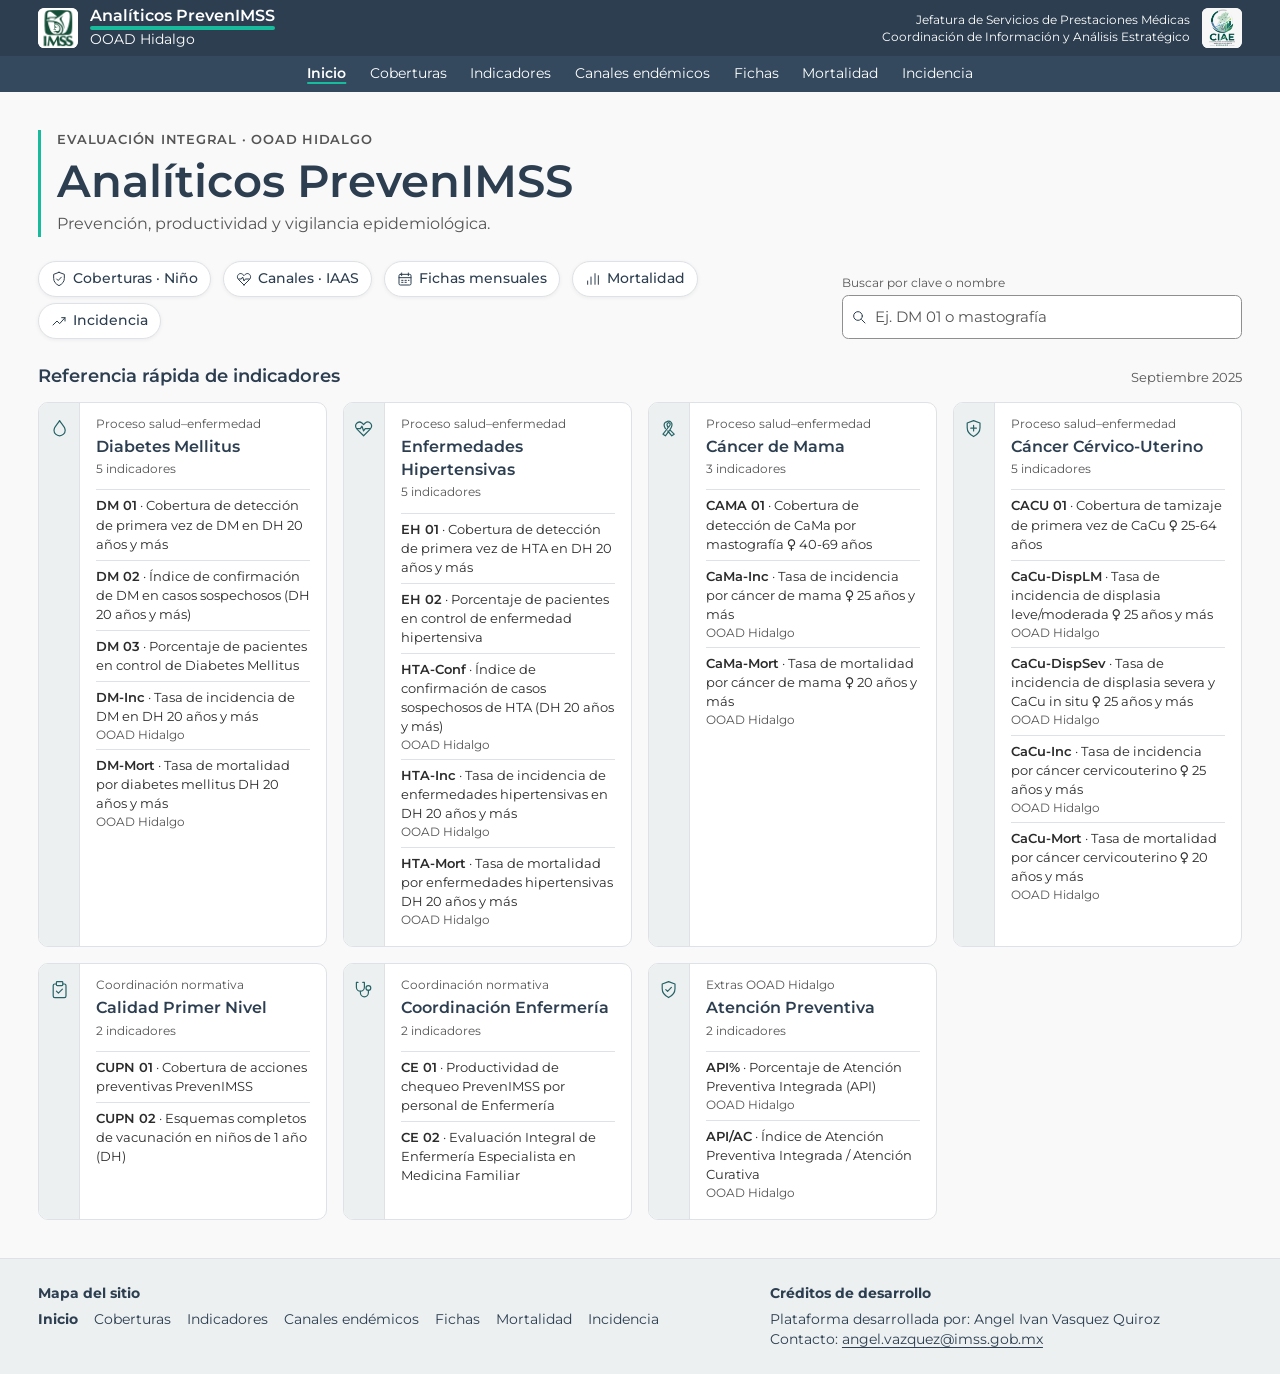
<file: index.html>
<!DOCTYPE html>
<html lang="es">

<head>
    <meta charset="UTF-8" />
    <meta name="viewport" content="width=device-width, initial-scale=1.0" />
    <title>Analíticos Hidalgo - Inicio</title>
    <link rel="icon" href="./assets/imss-icon.svg" />
    <link rel="stylesheet" href="./css/mystyle.css" />

</head>

<body>
    <a class="skip-link" href="#contenido">Ir al contenido</a>
    <header class="site-header">
        <div class="site-shell site-header-inner">
            <a class="site-brand" href="./index.html">
                <span class="brand-mark"><img src="./assets/descarga.png" alt="IMSS" width="300" height="168" /></span>
                <span><strong>Analíticos PrevenIMSS</strong><small>OOAD Hidalgo</small></span>
            </a>
            <div class="site-office">
                <p>Jefatura de Servicios de Prestaciones Médicas<br />Coordinación de Información y Análisis Estratégico</p>
                <span class="brand-mark brand-mark-ciae"><img src="./assets/logo-ciae.jpg" alt="CIAE Hidalgo" /></span>
            </div>
        </div>
        <nav class="site-nav" aria-label="Navegación principal">
            <ul class="site-shell">
                <li><a href="./index.html" aria-current="page">Inicio</a></li>
                <li><a href="./html/coberturas.html">Coberturas</a></li>
                <li><a href="./html/indicadores.html">Indicadores</a></li>
                <li><a href="./html/canales_endemicos.html">Canales endémicos</a></li>
                <li><a href="./html/fichas.html">Fichas</a></li>
                <li><a href="./html/mortalidad.html">Mortalidad</a></li>
                <li><a href="./html/incidencia.html">Incidencia</a></li>
            </ul>
        </nav>
    </header>

    <main id="contenido" class="site-shell page-main" tabindex="-1">
        <header class="page-heading home-heading">
            <p class="eyebrow">Evaluación integral · OOAD Hidalgo</p>
            <h1>Analíticos PrevenIMSS</h1>
            <p>Prevención, productividad y vigilancia epidemiológica.</p>
        </header>
        <div class="home-actions">
            <nav class="quick-links" aria-label="Accesos de consulta">
                <a class="button" href="./html/coberturas.html#modo=porGrupo&amp;grupo=Ni%C3%B1o"><svg aria-hidden="true" focusable="false"><use href="./assets/ui-icons.svg#shield"></use></svg><span>Coberturas · Niño</span></a>
                <a class="button" href="./html/canales_endemicos.html#padecimiento=IAAS"><svg aria-hidden="true" focusable="false"><use href="./assets/ui-icons.svg#pulse"></use></svg><span>Canales · IAAS</span></a>
                <a class="button" href="./html/fichas.html"><svg aria-hidden="true" focusable="false"><use href="./assets/ui-icons.svg#calendar"></use></svg>Fichas mensuales</a>
                <a class="button" href="./html/mortalidad.html"><svg aria-hidden="true" focusable="false"><use href="./assets/ui-icons.svg#bars"></use></svg>Mortalidad</a>
                <a class="button" href="./html/incidencia.html"><svg aria-hidden="true" focusable="false"><use href="./assets/ui-icons.svg#trend"></use></svg>Incidencia</a>
            </nav>
            <div class="filter-field home-search">
                <label for="indexSearch">Buscar por clave o nombre</label>
                <div class="search-field">
                    <svg aria-hidden="true" focusable="false"><use href="./assets/ui-icons.svg#search"></use></svg>
                    <input id="indexSearch" class="search-input" type="search" placeholder="Ej. DM 01 o mastografía" />
                </div>
            </div>
        </div>
        <section aria-labelledby="modulos">
            <div class="index-heading">
                <h2 id="modulos" class="section-heading">Referencia rápida de indicadores</h2>
                <p id="indexPeriod"></p>
            </div>
            <div id="indicatorIndex" class="index-grid"></div>
        </section>
    </main>
    <footer class="site-footer" data-site-footer></footer>
    <script type="module" src="./js/footer.js"></script>
    <p class="visually-hidden" id="indexSearchStatus" role="status"></p>
    <script type="module" src="./js/inicio.js"></script>
    <script type="module" src="./js/accesos.js"></script>
</body>
</html>
</file>
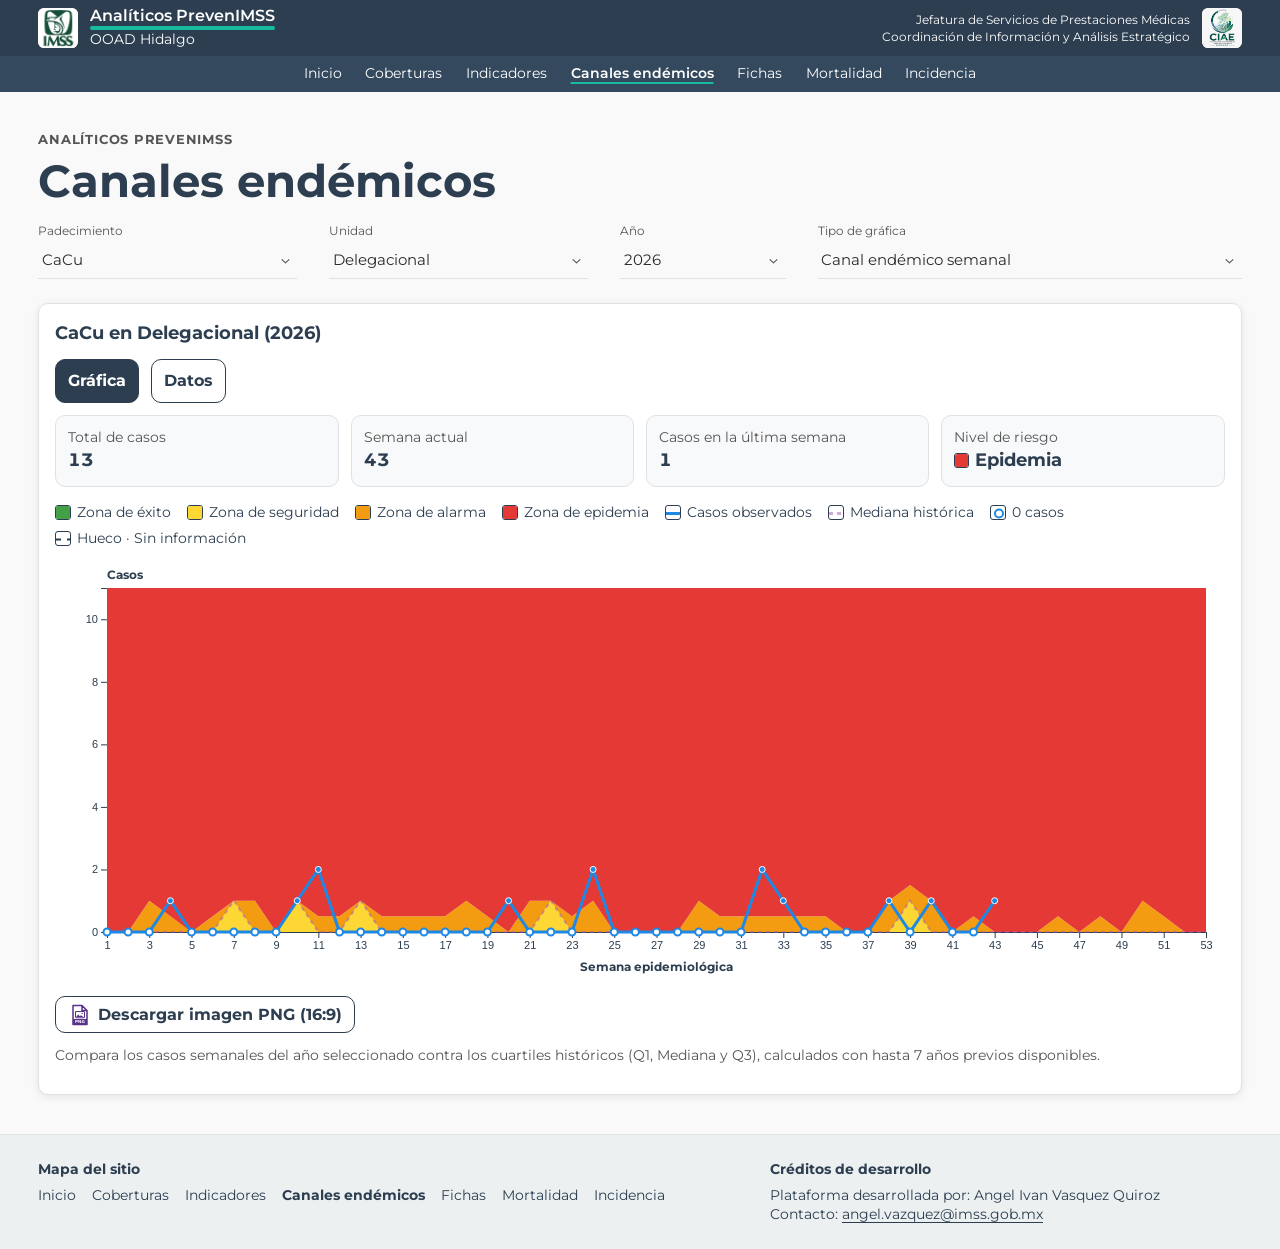
<file: html/canales_endemicos.html>
<!DOCTYPE html>
<html lang="es">
  <head>
    <meta charset="UTF-8" />
    <meta name="viewport" content="width=device-width, initial-scale=1.0" />
    <title>Canales Endémicos | Analíticos Hidalgo</title>
    <link
      rel="icon"
      href="../assets/imss-icon.svg"
    />
    <script src="../js/d3.v7.min.js"></script>
    <link rel="stylesheet" href="../css/mystyle.css" />
  </head>

  <body>
    <a class="skip-link" href="#contenido">Ir al contenido</a>
    <header class="site-header">
        <div class="site-shell site-header-inner">
            <a class="site-brand" href="../index.html">
                <span class="brand-mark"><img src="../assets/descarga.png" alt="IMSS" width="300" height="168" /></span>
                <span><strong>Analíticos PrevenIMSS</strong><small>OOAD Hidalgo</small></span>
            </a>
            <div class="site-office">
                <p>Jefatura de Servicios de Prestaciones Médicas<br />Coordinación de Información y Análisis Estratégico</p>
                <span class="brand-mark brand-mark-ciae"><img src="../assets/logo-ciae.jpg" alt="CIAE Hidalgo" /></span>
            </div>
        </div>
        <nav class="site-nav" aria-label="Navegación principal">
            <ul class="site-shell">
                <li><a href="../index.html">Inicio</a></li>
                <li><a href="./coberturas.html">Coberturas</a></li>
                <li><a href="./indicadores.html">Indicadores</a></li>
                <li><a href="./canales_endemicos.html" aria-current="page">Canales endémicos</a></li>
                <li><a href="./fichas.html">Fichas</a></li>
                <li><a href="./mortalidad.html">Mortalidad</a></li>
                <li><a href="./incidencia.html">Incidencia</a></li>
            </ul>
        </nav>
    </header>

    <main id="contenido" class="container_page site-shell page-main" tabindex="-1">
      <header class="page-heading module-heading">
        <p class="eyebrow">Analíticos PrevenIMSS</p>
        <h1>Canales endémicos</h1>
      </header>
      <section class="filters" aria-label="Filtros de canales endémicos">
          <div class="filter-bar">
              <div class="filter-field">
                  <label for="diseaseTabs">Padecimiento</label>
                  <div class="filter-control">
                      <select id="diseaseTabs" disabled></select>
                  </div>
              </div>
              <div class="filter-field">
                  <label for="unitTabsCanales">Unidad</label>
                  <div class="filter-control">
                      <select id="unitTabsCanales" disabled></select>
                  </div>
              </div>
              <div class="filter-field filter-field--compact" id="yearTabsNav">
                  <label for="yearTabsEndemicos">Año</label>
                  <div class="filter-control">
                      <select id="yearTabsEndemicos" disabled></select>
                  </div>
              </div>
              <div class="filter-field filter-field--wide">
                  <label for="chartType">Tipo de gráfica</label>
                  <div class="filter-control">
                      <select id="chartType" disabled>
                          <option value="canalSemanal">Canal endémico semanal</option>
                          <option value="canalMensual">Canal endémico mensual</option>
                          <option value="incidenciaSemanal">Incidencia semanal</option>
                          <option value="incidenciaMensual">Incidencia mensual</option>
                          <option value="tendenciaAnual">Tendencia anual</option>
                      </select>
                  </div>
              </div>
          </div>
      </section>

      <section class="module-results report-panel panel" aria-labelledby="chartTitleEndemicos">
        <h2 id="chartTitleEndemicos" class="section-heading" aria-live="polite">Vigilancia epidemiológica</h2>
        <div id="channelDataView"></div>
        <dl id="statsCanales" class="channel-stats" aria-label="Resumen del corte" hidden></dl>
        <ul id="channelLegend" class="chart-legend data-graph" aria-label="Leyenda de la gráfica"></ul>
        <div id="graficoCanalesEndemicos" class="channel-chart data-graph">
          <p class="no-data-message" role="status">Cargando canales endémicos…</p>
        </div>
        <div class="channel-actions data-graph">
          <button id="btnDescargarGrafica" class="button" type="button" disabled>Descargar imagen PNG (16:9)</button>
          <p id="channelExportStatus" class="helper-text" role="status"></p>
        </div>
        <p id="chartSubtitleEndemicos" class="helper-text"></p>
      </section>
      <div id="tooltipCanales" class="chart-tooltip" role="tooltip" hidden></div>
    </main>
    <footer class="site-footer" data-site-footer></footer>
    <script type="module" src="../js/footer.js"></script>

    <script type="module" src="../js/canales_endemicos.js"></script>
    <script type="module" src="../js/accesos.js"></script>
  </body>
</html>
</file>
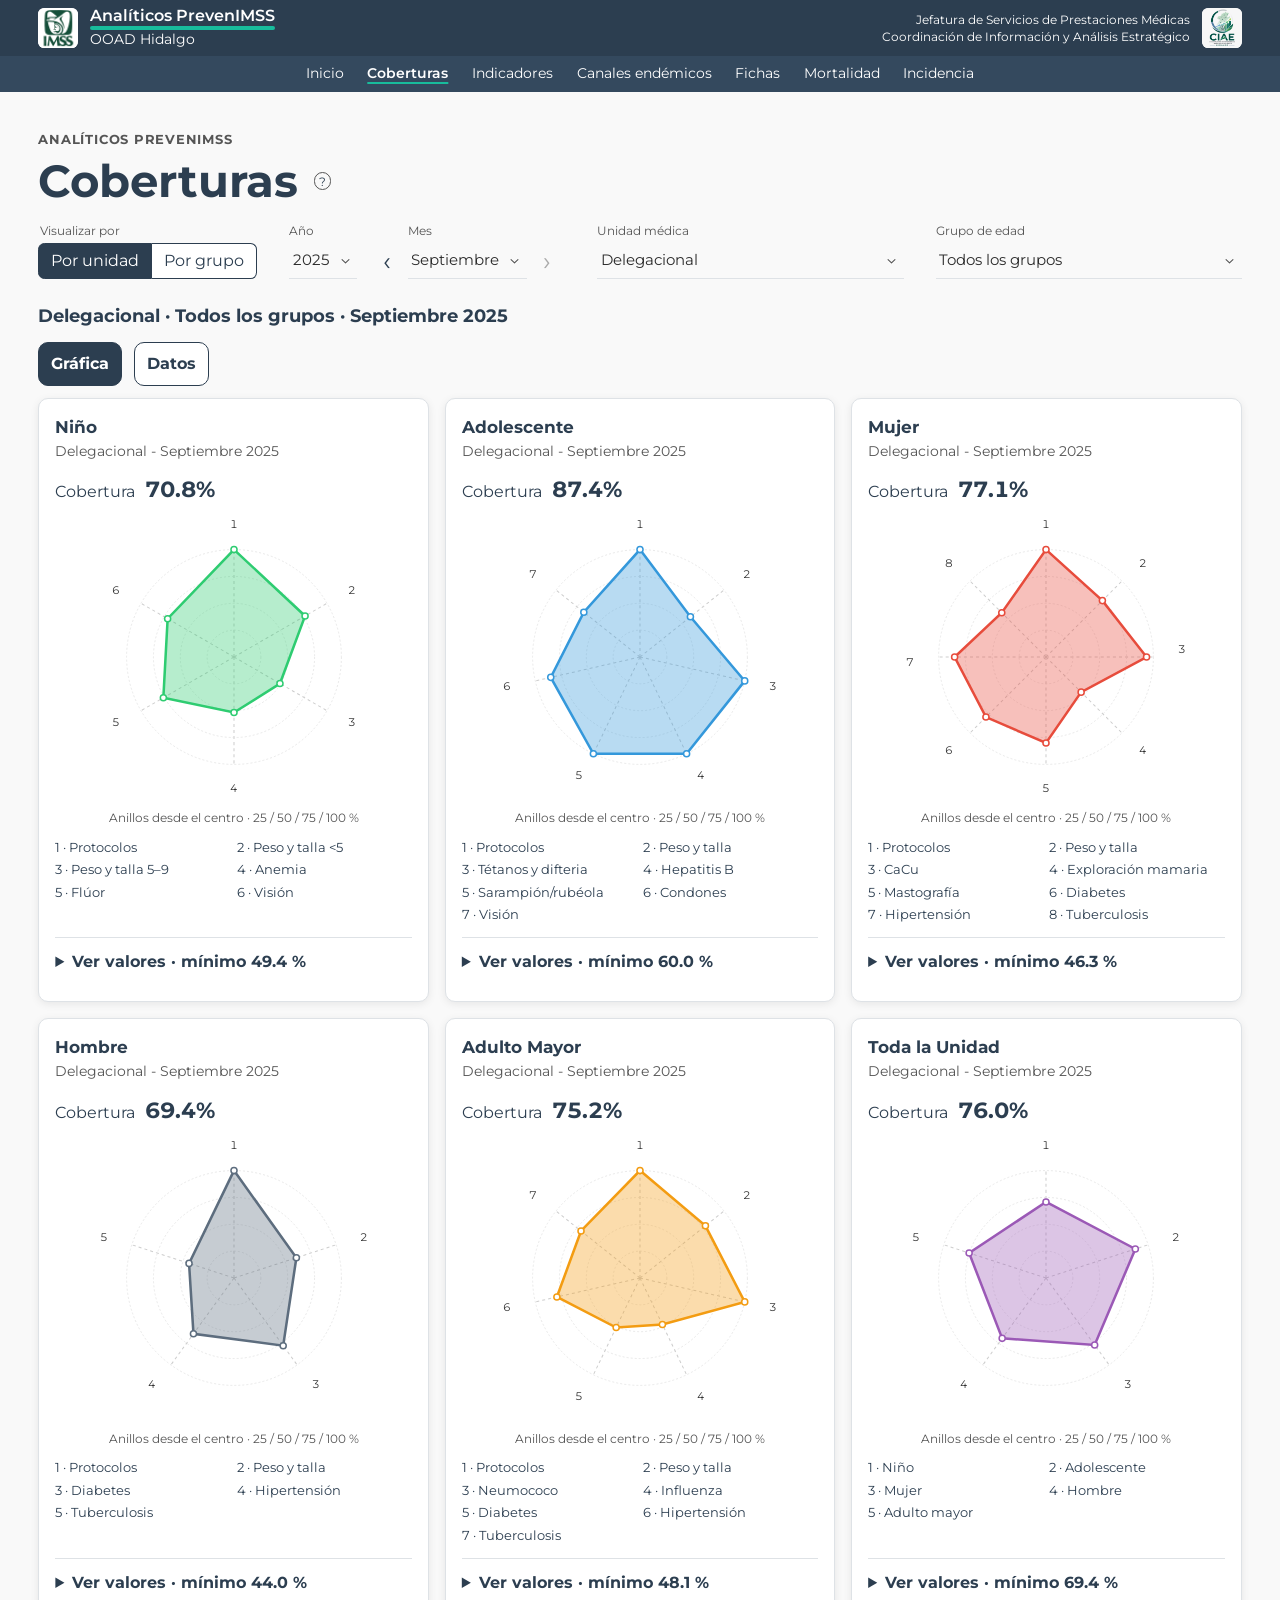
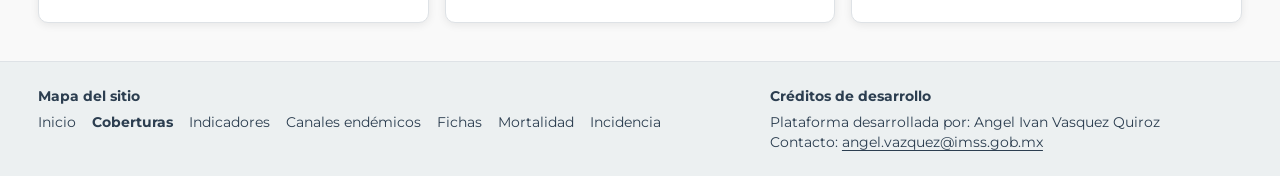
<file: html/coberturas.html>
<!DOCTYPE html>
<html lang="es">
<head>
    <meta charset="UTF-8" />
    <meta name="viewport" content="width=device-width, initial-scale=1.0" />
    <title>Coberturas | Analíticos Hidalgo</title>
    <link rel="icon" href="../assets/imss-icon.svg" />
    <script src="../js/d3.v7.min.js"></script>
    <link rel="stylesheet" href="../css/mystyle.css" />

</head>
<body>
    <a class="skip-link" href="#contenido">Ir al contenido</a>
    <header class="site-header">
        <div class="site-shell site-header-inner">
            <a class="site-brand" href="../index.html">
                <span class="brand-mark"><img src="../assets/descarga.png" alt="IMSS" width="300" height="168" /></span>
                <span><strong>Analíticos PrevenIMSS</strong><small>OOAD Hidalgo</small></span>
            </a>
            <div class="site-office">
                <p>Jefatura de Servicios de Prestaciones Médicas<br />Coordinación de Información y Análisis Estratégico</p>
                <span class="brand-mark brand-mark-ciae"><img src="../assets/logo-ciae.jpg" alt="CIAE Hidalgo" /></span>
            </div>
        </div>
        <nav class="site-nav" aria-label="Navegación principal">
            <ul class="site-shell">
                <li><a href="../index.html">Inicio</a></li>
                <li><a href="./coberturas.html" aria-current="page">Coberturas</a></li>
                <li><a href="./indicadores.html">Indicadores</a></li>
                <li><a href="./canales_endemicos.html">Canales endémicos</a></li>
                <li><a href="./fichas.html">Fichas</a></li>
                <li><a href="./mortalidad.html">Mortalidad</a></li>
                <li><a href="./incidencia.html">Incidencia</a></li>
            </ul>
        </nav>
    </header>

    <main id="contenido" class="container_page site-shell page-main" tabindex="-1">
      <header class="page-heading module-heading">
        <p class="eyebrow">Analíticos PrevenIMSS</p>
        <div class="module-heading-row">
            <h1>Coberturas</h1>
            <div class="filter-help">
                <details>
                    <summary class="filter-help-trigger" aria-label="Ayuda de filtros" aria-controls="coverageFilterHelp" aria-describedby="coverageFilterHelp"><span aria-hidden="true">?</span></summary>
                </details>
                <div id="coverageFilterHelp" class="filter-help-panel">
                    <p>Atajo en los controles de secuencia · Alt + ← / →</p>
                </div>
            </div>
        </div>
      </header>
        <section class="filters" aria-label="Filtros de coberturas">
            <div class="filter-bar context-filter-bar">
                <fieldset class="filter-mode" id="coverageMode" disabled>
                    <legend>Visualizar por</legend>
                    <div class="segmented-control">
                        <input type="radio" name="coverageMode" id="coverageByUnit" value="porUnidad" checked />
                        <label for="coverageByUnit">Por unidad</label>
                        <input type="radio" name="coverageMode" id="coverageByGroup" value="porGrupo" />
                        <label for="coverageByGroup">Por grupo</label>
                    </div>
                </fieldset>
                <fieldset class="period-filter">
                    <legend class="visually-hidden">Periodo</legend>
                    <div class="period-fields">
                        <div class="filter-field">
                            <label for="yearTabsCobertura">Año</label>
                            <div class="filter-control">
                                <select id="yearTabsCobertura" disabled></select>
                            </div>
                        </div>
                        <div class="filter-field" id="coveragePeriod" role="group" aria-label="Mes de coberturas" aria-keyshortcuts="Alt+ArrowLeft Alt+ArrowRight">
                            <label for="monthTabsCobertura">Mes</label>
                            <div class="filter-sequence">
                                <button class="filter-step" type="button" data-step="-1" aria-label="Mes anterior">‹</button>
                                <div class="filter-control">
                                    <select id="monthTabsCobertura" disabled></select>
                                </div>
                                <button class="filter-step" type="button" data-step="1" aria-label="Mes siguiente">›</button>
                            </div>
                        </div>
                    </div>
                </fieldset>
                <div class="filter-field" id="unitTabsFilterContainer">
                    <label for="unitTabsCobertura">Unidad médica</label>
                    <div class="filter-control">
                        <select id="unitTabsCobertura" disabled></select>
                    </div>
                </div>
                <div class="filter-field">
                    <label for="ageGroupTabsCobertura">Grupo de edad</label>
                    <div class="filter-control">
                        <select id="ageGroupTabsCobertura" disabled></select>
                    </div>
                </div>
            </div>
            <button id="resetCoverageFilters" class="text-button filter-reset" type="button" hidden>Restablecer filtros</button>
        </section>

        <section class="module-results" aria-labelledby="coberturasVisualizationTitle">
            <h2 id="coberturasVisualizationTitle" class="section-heading" aria-live="polite">Resultados de cobertura</h2>
            <div id="coverageDataView"></div>
            <div class="cards_grid data-graph" id="cardsGrid">
                <p class="no-data-message" role="status">Cargando coberturas…</p>
            </div>
        </section>
    </main>
    <footer class="site-footer" data-site-footer></footer>
    <script type="module" src="../js/footer.js"></script>

    <script type="module" src="../js/cobertura.js"></script>
    <script type="module" src="../js/accesos.js"></script>
</body>
</html>
</file>
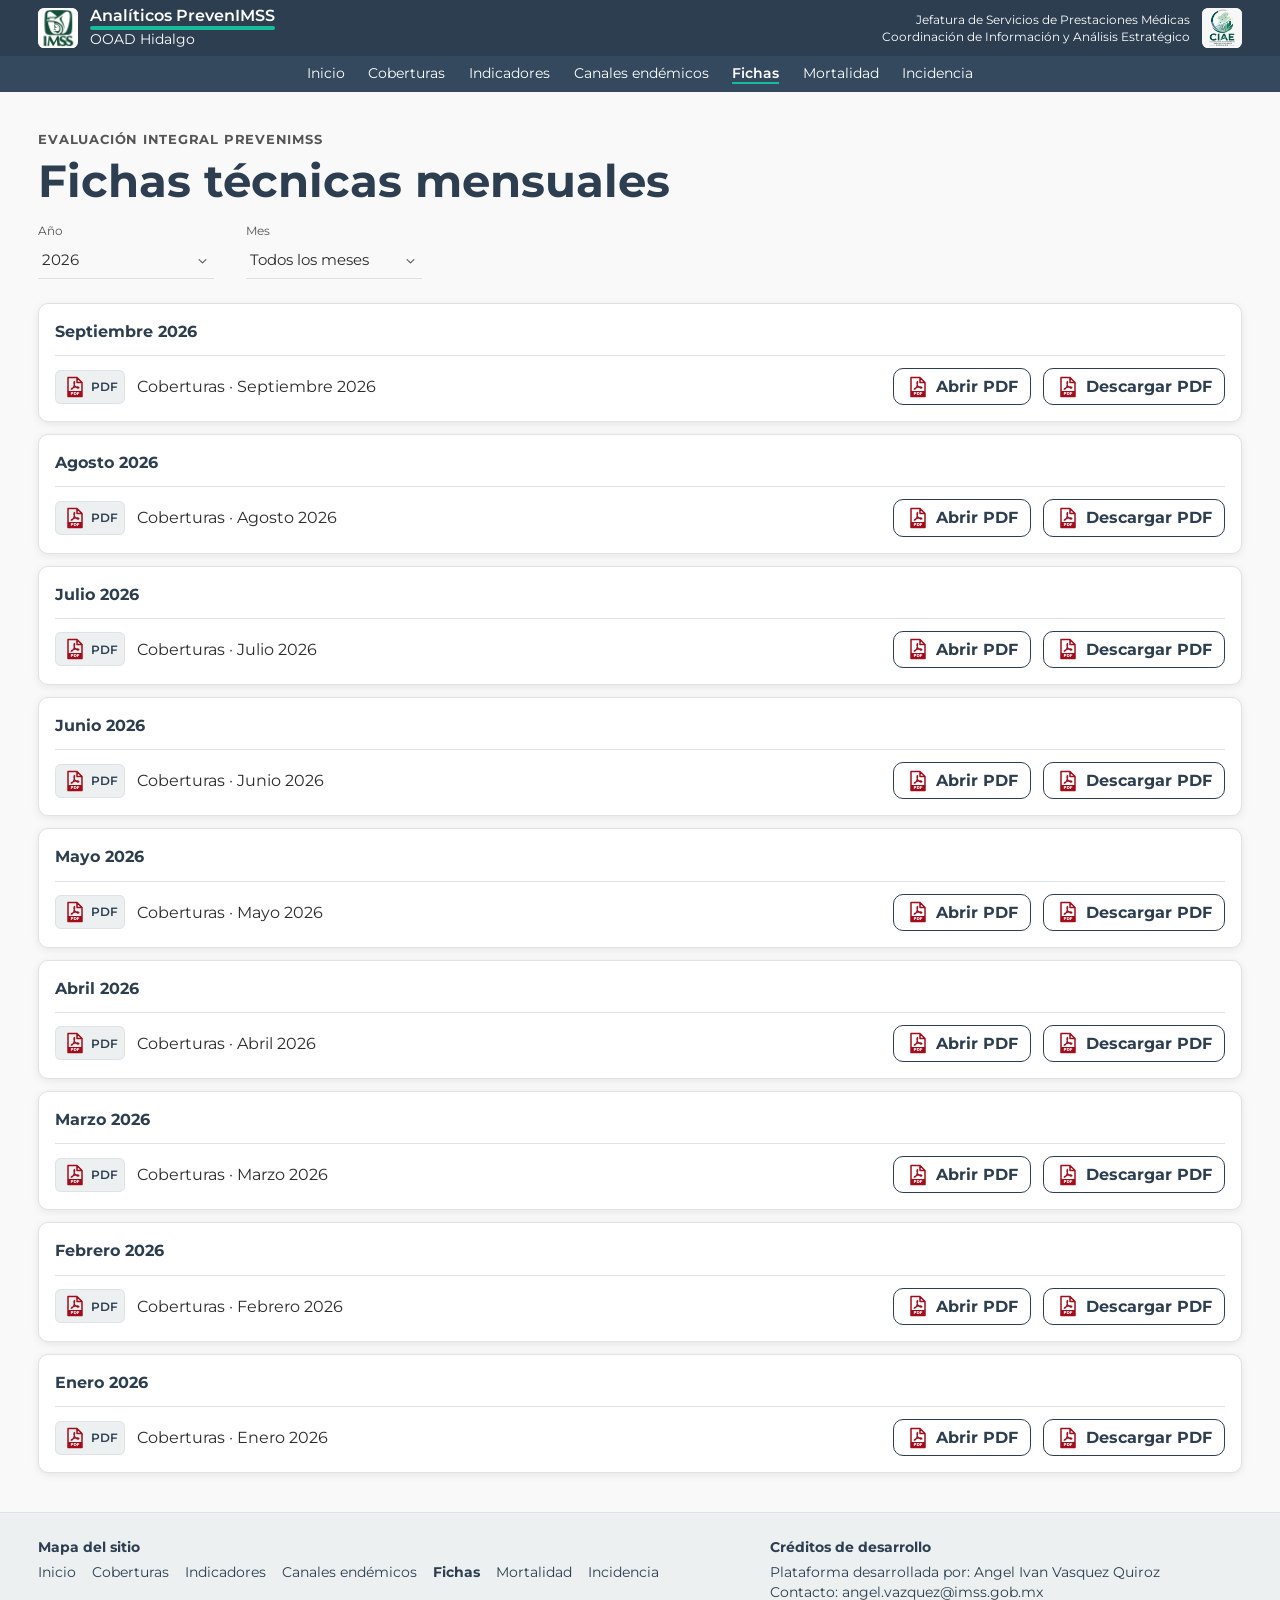
<file: html/fichas.html>
<!DOCTYPE html>
<html lang="es">
<head>
    <meta charset="UTF-8" />
    <meta name="viewport" content="width=device-width, initial-scale=1.0" />
    <title>Fichas técnicas mensuales | Analíticos Hidalgo</title>
    <link rel="icon" href="../assets/imss-icon.svg" />
    <link rel="stylesheet" href="../css/mystyle.css" />

</head>
<body>
    <a class="skip-link" href="#contenido">Ir al contenido</a>
    <header class="site-header">
        <div class="site-shell site-header-inner">
            <a class="site-brand" href="../index.html">
                <span class="brand-mark"><img src="../assets/descarga.png" alt="IMSS" width="300" height="168" /></span>
                <span><strong>Analíticos PrevenIMSS</strong><small>OOAD Hidalgo</small></span>
            </a>
            <div class="site-office">
                <p>Jefatura de Servicios de Prestaciones Médicas<br />Coordinación de Información y Análisis Estratégico</p>
                <span class="brand-mark brand-mark-ciae"><img src="../assets/logo-ciae.jpg" alt="CIAE Hidalgo" /></span>
            </div>
        </div>
        <nav class="site-nav" aria-label="Navegación principal">
            <ul class="site-shell">
                <li><a href="../index.html">Inicio</a></li>
                <li><a href="./coberturas.html">Coberturas</a></li>
                <li><a href="./indicadores.html">Indicadores</a></li>
                <li><a href="./canales_endemicos.html">Canales endémicos</a></li>
                <li><a href="./fichas.html" aria-current="page">Fichas</a></li>
                <li><a href="./mortalidad.html">Mortalidad</a></li>
                <li><a href="./incidencia.html">Incidencia</a></li>
            </ul>
        </nav>
    </header>

    <main id="contenido" class="container_page site-shell page-main" tabindex="-1">
      <header class="page-heading module-heading">
        <p class="eyebrow">Evaluación Integral PrevenIMSS</p>
        <h1>Fichas técnicas mensuales</h1>
      </header>
      <section class="filters filters--compact" aria-label="Periodo de publicación">
          <div class="filter-bar">
              <div class="filter-field">
                  <label for="fichaYear">Año</label>
                  <div class="filter-control">
                      <select id="fichaYear" disabled></select>
                  </div>
              </div>
              <div class="filter-field">
                  <label for="fichaMonth">Mes</label>
                  <div class="filter-control">
                      <select id="fichaMonth" disabled></select>
                  </div>
              </div>
          </div>
      </section>
      <section id="fichasList" class="module-results ficha-list" aria-label="Fichas publicadas" aria-live="polite"></section>
    </main>
    <footer class="site-footer" data-site-footer></footer>
    <script type="module" src="../js/footer.js"></script>

    <script type="module" src="../js/fichas.js"></script>
    <script type="module" src="../js/accesos.js"></script>
</body>
</html>
</file>
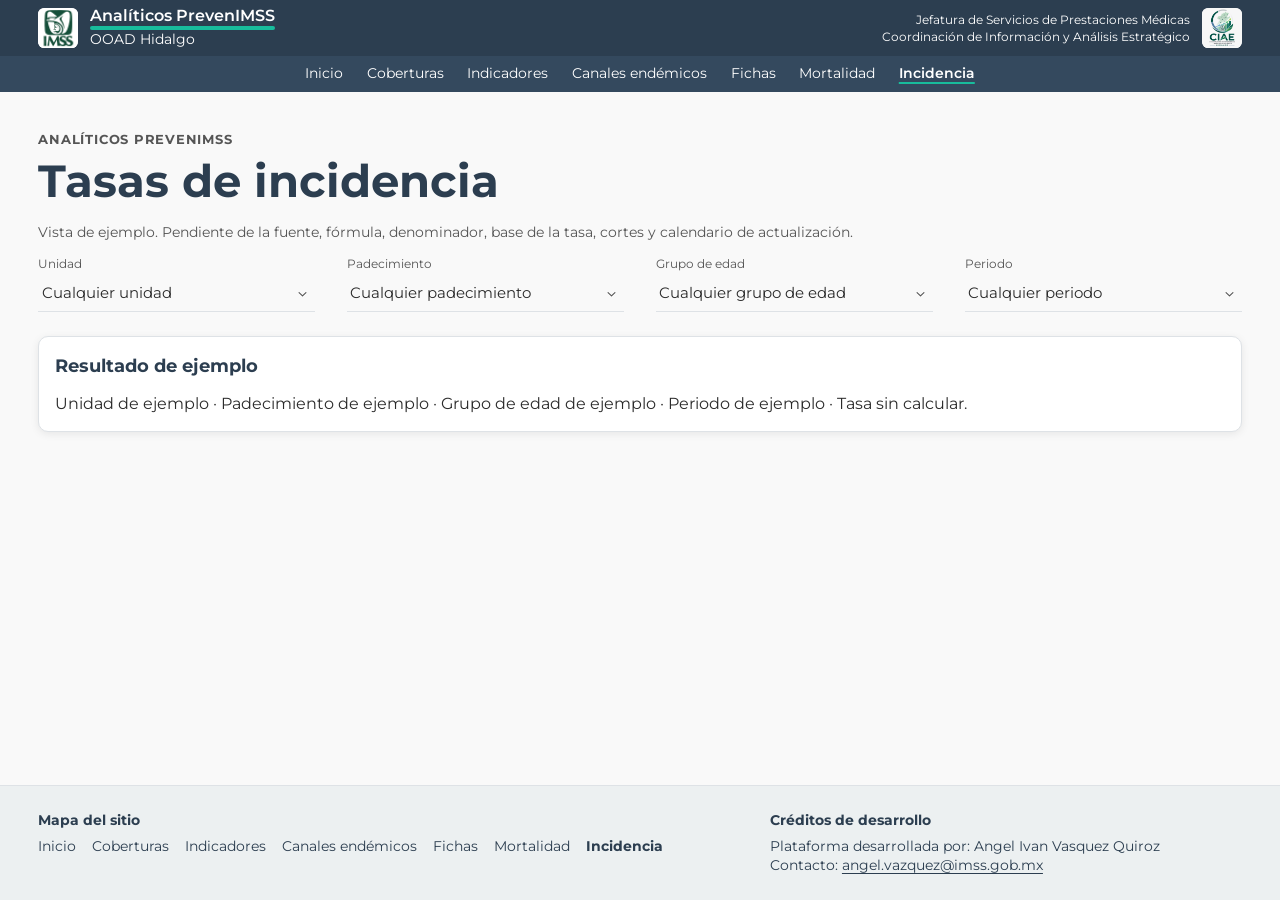
<file: html/incidencia.html>
<!DOCTYPE html>
<html lang="es">
<head>
    <meta charset="UTF-8" />
    <meta name="viewport" content="width=device-width, initial-scale=1.0" />
    <title>Tasas de incidencia | Analíticos Hidalgo</title>
    <link rel="icon" href="../assets/imss-icon.svg" />
    <link rel="stylesheet" href="../css/mystyle.css" />

</head>
<body>
    <a class="skip-link" href="#contenido">Ir al contenido</a>
    <header class="site-header">
        <div class="site-shell site-header-inner">
            <a class="site-brand" href="../index.html">
                <span class="brand-mark"><img src="../assets/descarga.png" alt="IMSS" width="300" height="168" /></span>
                <span><strong>Analíticos PrevenIMSS</strong><small>OOAD Hidalgo</small></span>
            </a>
            <div class="site-office">
                <p>Jefatura de Servicios de Prestaciones Médicas<br />Coordinación de Información y Análisis Estratégico</p>
                <span class="brand-mark brand-mark-ciae"><img src="../assets/logo-ciae.jpg" alt="CIAE Hidalgo" /></span>
            </div>
        </div>
        <nav class="site-nav" aria-label="Navegación principal">
            <ul class="site-shell">
                <li><a href="../index.html">Inicio</a></li>
                <li><a href="./coberturas.html">Coberturas</a></li>
                <li><a href="./indicadores.html">Indicadores</a></li>
                <li><a href="./canales_endemicos.html">Canales endémicos</a></li>
                <li><a href="./fichas.html">Fichas</a></li>
                <li><a href="./mortalidad.html">Mortalidad</a></li>
                <li><a href="./incidencia.html" aria-current="page">Incidencia</a></li>
            </ul>
        </nav>
    </header>

    <main id="contenido" class="container_page site-shell page-main" tabindex="-1">
      <header class="page-heading module-heading">
        <p class="eyebrow">Analíticos PrevenIMSS</p>
        <h1>Tasas de incidencia</h1>
      </header>
      <section class="filters" aria-label="Filtros de ejemplo">
        <p class="helper-text">Vista de ejemplo. Pendiente de la fuente, fórmula, denominador, base de la tasa, cortes y calendario de actualización.</p>
        <div id="rateExampleFilters" class="filter-bar"></div>
      </section>
      <section class="module-results report-panel panel" aria-labelledby="rateResultTitle">
        <h2 id="rateResultTitle" class="section-heading">Resultado de ejemplo</h2>
        <p id="rateExampleResult" role="status"></p>
      </section>
    </main>
    <footer class="site-footer" data-site-footer></footer>
    <script type="module" src="../js/footer.js"></script>

    <script type="module" src="../js/tasas.js"></script>
    <script type="module" src="../js/accesos.js"></script>
</body>
</html>
</file>
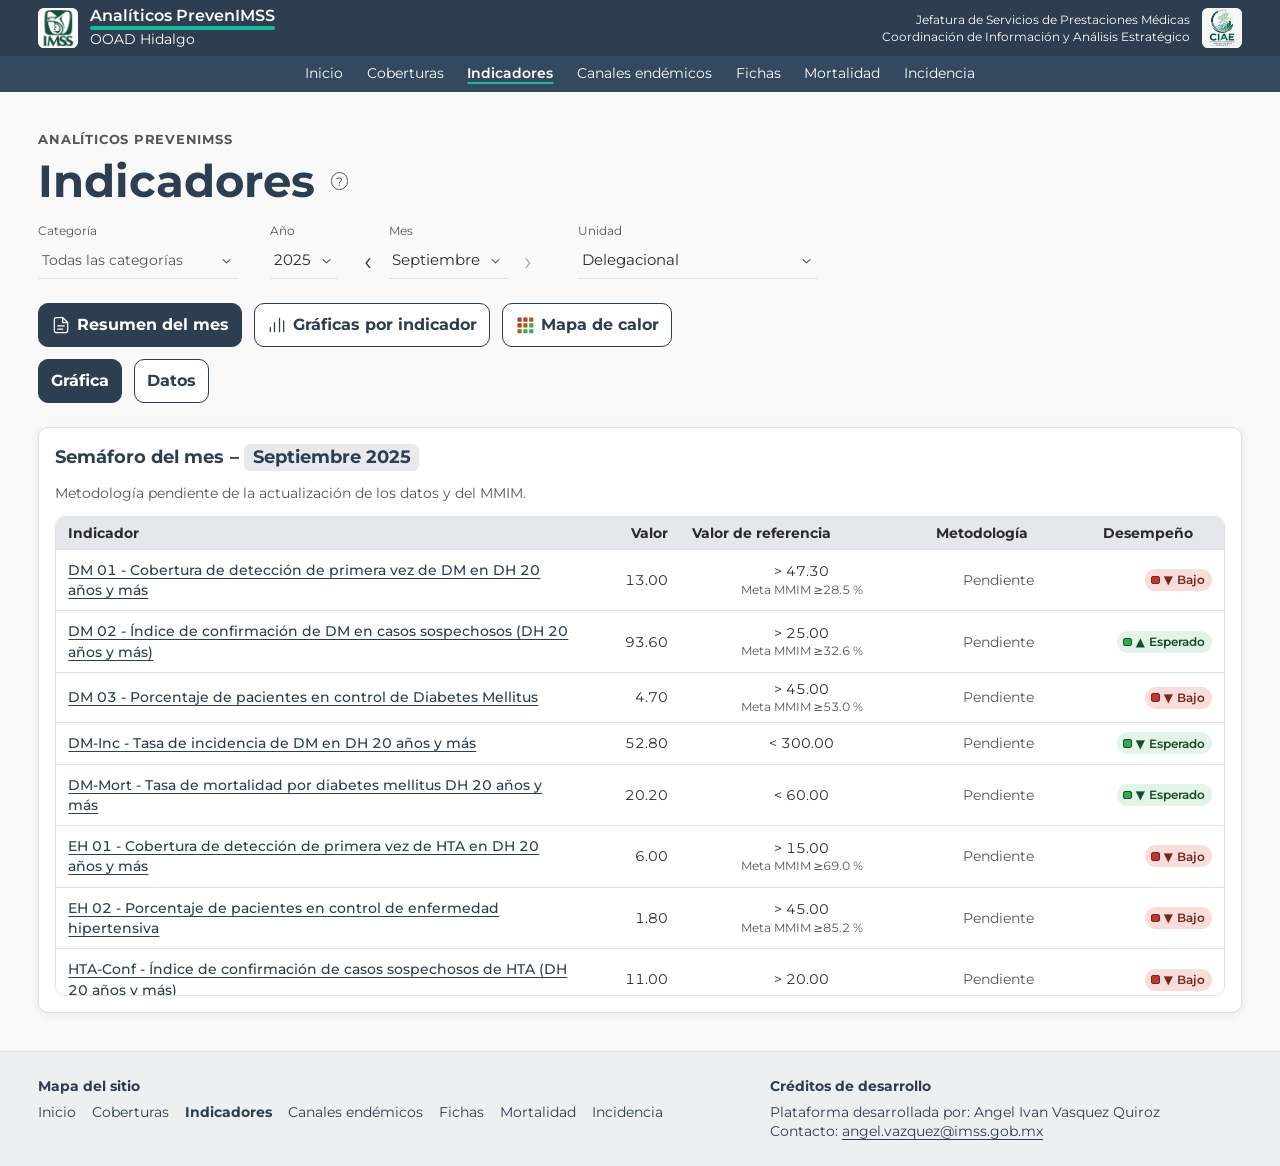
<file: html/indicadores.html>
<!DOCTYPE html>
<html lang="es">

<head>
    <meta charset="UTF-8" />
    <meta name="viewport" content="width=device-width, initial-scale=1.0" />
    <title>Analíticos Hidalgo - Indicadores</title>
    <link rel="icon" href="../assets/imss-icon.svg" />
    <script src="../js/d3.v7.min.js"></script>
    <link rel="stylesheet" href="../css/mystyle.css" />
</head>

<body>
    <a class="skip-link" href="#contenido">Ir al contenido</a>
    <header class="site-header">
        <div class="site-shell site-header-inner">
            <a class="site-brand" href="../index.html">
                <span class="brand-mark"><img src="../assets/descarga.png" alt="IMSS" width="300" height="168" /></span>
                <span><strong>Analíticos PrevenIMSS</strong><small>OOAD Hidalgo</small></span>
            </a>
            <div class="site-office">
                <p>Jefatura de Servicios de Prestaciones Médicas<br />Coordinación de Información y Análisis Estratégico</p>
                <span class="brand-mark brand-mark-ciae"><img src="../assets/logo-ciae.jpg" alt="CIAE Hidalgo" /></span>
            </div>
        </div>
        <nav class="site-nav" aria-label="Navegación principal">
            <ul class="site-shell">
                <li><a href="../index.html">Inicio</a></li>
                <li><a href="./coberturas.html">Coberturas</a></li>
                <li><a href="./indicadores.html" aria-current="page">Indicadores</a></li>
                <li><a href="./canales_endemicos.html">Canales endémicos</a></li>
                <li><a href="./fichas.html">Fichas</a></li>
                <li><a href="./mortalidad.html">Mortalidad</a></li>
                <li><a href="./incidencia.html">Incidencia</a></li>
            </ul>
        </nav>
    </header>

    <main id="contenido" class="container_page site-shell page-main" tabindex="-1">
      <header class="page-heading module-heading">
        <p class="eyebrow">Analíticos PrevenIMSS</p>
        <div class="module-heading-row">
            <h1>Indicadores</h1>
            <div class="filter-help">
                <details>
                    <summary class="filter-help-trigger" aria-label="Ayuda de filtros" aria-controls="indicatorFilterHelp" aria-describedby="indicatorFilterHelp"><span aria-hidden="true">?</span></summary>
                </details>
                <div id="indicatorFilterHelp" class="filter-help-panel">
                    <p id="manualLabel" aria-live="polite"></p>
                    <p>Atajo en los controles de secuencia · Alt + ← / →</p>
                </div>
            </div>
        </div>
      </header>
        <section class="filters" aria-label="Filtros de indicadores">
            <div class="filter-bar context-filter-bar" id="indicatorFilters">
                <div class="filter-field filter-category" id="indicatorCategoryFilter">
                    <label for="overviewCategory">Categoría</label>
                    <div class="filter-control">
                        <select id="overviewCategory" aria-describedby="indicatorCategoryHelp" disabled></select>
                    </div>
                    <small id="indicatorCategoryHelp" class="filter-note" hidden>El catálogo de este periodo no incluye categorías.</small>
                </div>
                <div class="filter-field indicator-combobox" id="indicatorSequence" role="group" aria-labelledby="indicatorFilterLabel" aria-keyshortcuts="Alt+ArrowLeft Alt+ArrowRight" hidden>
                    <label id="indicatorFilterLabel" for="indicatorSearch">Indicador</label>
                    <div class="filter-sequence">
                        <button class="filter-step" type="button" data-step="-1" aria-label="Indicador anterior">‹</button>
                        <div class="search-field">
                            <svg aria-hidden="true" focusable="false"><use href="../assets/ui-icons.svg#search"></use></svg>
                            <input id="indicatorSearch" class="search-input" type="search" placeholder="Ej. DM 01 o mastografía"
                                role="combobox" aria-expanded="false" aria-autocomplete="list" aria-controls="indicadorList"
                                aria-describedby="indicatorSelected manualLabel" autocomplete="off" spellcheck="false" disabled />
                        </div>
                        <button class="filter-step" type="button" data-step="1" aria-label="Indicador siguiente">›</button>
                    </div>
                    <p id="indicatorSelected" class="combobox-selection"></p>
                    <div id="indicatorOptionsPanel" class="combobox-panel" hidden>
                        <p id="indicatorSearchStatus" class="filter-note" role="status"></p>
                        <ul id="indicadorList" role="listbox" aria-labelledby="indicatorFilterLabel"></ul>
                    </div>
                </div>
                <fieldset class="period-filter">
                    <legend class="visually-hidden">Periodo</legend>
                    <div class="period-fields">
                        <div class="filter-field">
                            <label for="yearTabs">Año</label>
                            <div class="filter-control">
                                <select id="yearTabs" disabled></select>
                            </div>
                        </div>
                        <div class="filter-field" id="indicatorPeriod" role="group" aria-label="Mes de indicadores" aria-keyshortcuts="Alt+ArrowLeft Alt+ArrowRight">
                            <label for="monthTabs">Mes</label>
                            <div class="filter-sequence">
                                <button class="filter-step" type="button" data-step="-1" aria-label="Mes anterior">‹</button>
                                <div class="filter-control">
                                    <select id="monthTabs" disabled></select>
                                </div>
                                <button class="filter-step" type="button" data-step="1" aria-label="Mes siguiente">›</button>
                            </div>
                        </div>
                    </div>
                </fieldset>
                <div class="filter-field" id="overviewUnitFilter">
                    <label for="overviewUnit">Unidad</label>
                    <div class="filter-control">
                        <select id="overviewUnit"></select>
                    </div>
                </div>
            </div>
            <button id="resetIndicatorFilters" class="text-button filter-reset" type="button" hidden>Restablecer filtros</button>
        </section>

        <div id="indicatorViews" class="view-switch" role="group" aria-label="Vista de indicadores">
            <button type="button" class="button" data-view="resumen" aria-pressed="true"><svg aria-hidden="true" focusable="false"><use href="../assets/ui-icons.svg#file"></use></svg>Resumen del mes</button>
            <button type="button" class="button" data-view="indicador" aria-pressed="false"><svg aria-hidden="true" focusable="false"><use href="../assets/ui-icons.svg#bars"></use></svg>Gráficas por indicador</button>
            <button type="button" class="button" data-view="mapa" aria-pressed="false"><svg aria-hidden="true" focusable="false"><use href="../assets/ui-icons.svg#heatmap"></use></svg>Mapa de calor</button>
        </div>
        <div id="indicatorDataView"></div>
        <section id="indicatorOverview" class="module-results report-panel panel data-graph" aria-labelledby="overviewTitle">
            <h2 id="overviewTitle" class="section-heading overview-heading">Semáforo del mes <span aria-hidden="true">–</span> <span id="overviewPeriod" class="period-chip" aria-live="polite"></span></h2>
            <p id="overviewMethodology" class="helper-text">Metodología pendiente de la actualización de los datos y del MMIM.</p>
            <div id="overviewTable" class="table-scroll data-graph" role="region" tabindex="0" aria-labelledby="overviewTitle" aria-describedby="overviewMethodology"></div>
        </section>

        <section class="module-results report-panel panel data-graph" aria-labelledby="tituloGrafica" id="productividadChartContainer">
            <h2 id="tituloGrafica" tabindex="-1" class="section-heading" aria-live="polite">Gráficas por indicador</h2>
            <ul id="indicatorLegend" class="chart-legend" aria-label="Semáforo MMIM"></ul>
            <p id="indicatorHelp" class="helper-text">Selecciona una barra para consultar el histórico de esa unidad. En pantallas pequeñas puedes desplazar la gráfica horizontalmente.</p>
            <div id="productividadChart" class="chart-scroll" role="region" tabindex="0" aria-label="Gráfica por indicador" aria-describedby="indicatorHelp">
                <p class="no-data-message" role="status">Cargando indicadores…</p>
            </div>
            <p class="helper-text">Fuente · SIAIS/ARIMAC/IBS · Último corte disponible</p>
        </section>

        <section id="heatmapPanel" class="module-results report-panel data-graph" aria-labelledby="heatmapTitle" hidden>
            <h2 id="heatmapTitle" class="section-heading">
                <span class="eyebrow">Mapa de calor · <span id="heatmapCode"></span></span>
                <span id="heatmapName"></span>
            </h2>
            <p id="heatmapHelp" class="helper-text">Selecciona una unidad o una celda con valor para abrir el historial. Cada celda usa el manual del periodo.</p>
            <ul id="heatmapLegend" class="chart-legend heatmap-legend" aria-label="Leyenda de desempeño y símbolos"></ul>
            <div id="heatmapTable" class="table-scroll heatmap-scroll" role="region" tabindex="0" aria-label="Unidades por mes" aria-describedby="heatmapHelp"></div>
        </section>

        <section class="module-results report-panel panel data-graph" aria-labelledby="historicalChartTitle" id="historicalChartContainer" hidden>
            <div class="historical-chart-header">
                <h2 id="historicalChartTitle" class="section-heading" tabindex="-1"></h2>
                <button class="button" id="closeHistoricalChart" type="button">Volver a unidades</button>
            </div>
            <p id="historicalReference" class="helper-text"></p>
            <dl id="historyChips" class="channel-stats" aria-label="Variaciones del periodo" aria-live="polite"></dl>
            <div id="historicalChart" class="chart-scroll" role="region" tabindex="0" aria-label="Gráfica histórica"></div>
            <div class="slider-controls" role="group" aria-label="Mes del historial">
                <div class="filter-field">
                    <label for="timeSlider">Mes</label>
                    <div class="filter-sequence">
                        <button class="filter-step" id="prevButton" type="button" aria-label="Anterior">‹</button>
                        <input type="range" id="timeSlider" min="0" max="11" step="1" value="0" />
                        <button class="filter-step" id="nextButton" type="button" aria-label="Siguiente">›</button>
                    </div>
                </div>
                <output id="sliderValueLabel" for="timeSlider" aria-live="polite"></output>
            </div>
            <p class="helper-text">Línea discontinua · referencia operativa. Los meses sin información y los cambios de manual interrumpen la serie.</p>
        </section>
        <div id="indicatorTooltip" class="chart-tooltip" role="tooltip" hidden></div>
    </main>
    <footer class="site-footer" data-site-footer></footer>
    <script type="module" src="../js/footer.js"></script>

    <script type="module" src="../js/indicadores.js"></script>
</body>

</html>
</file>
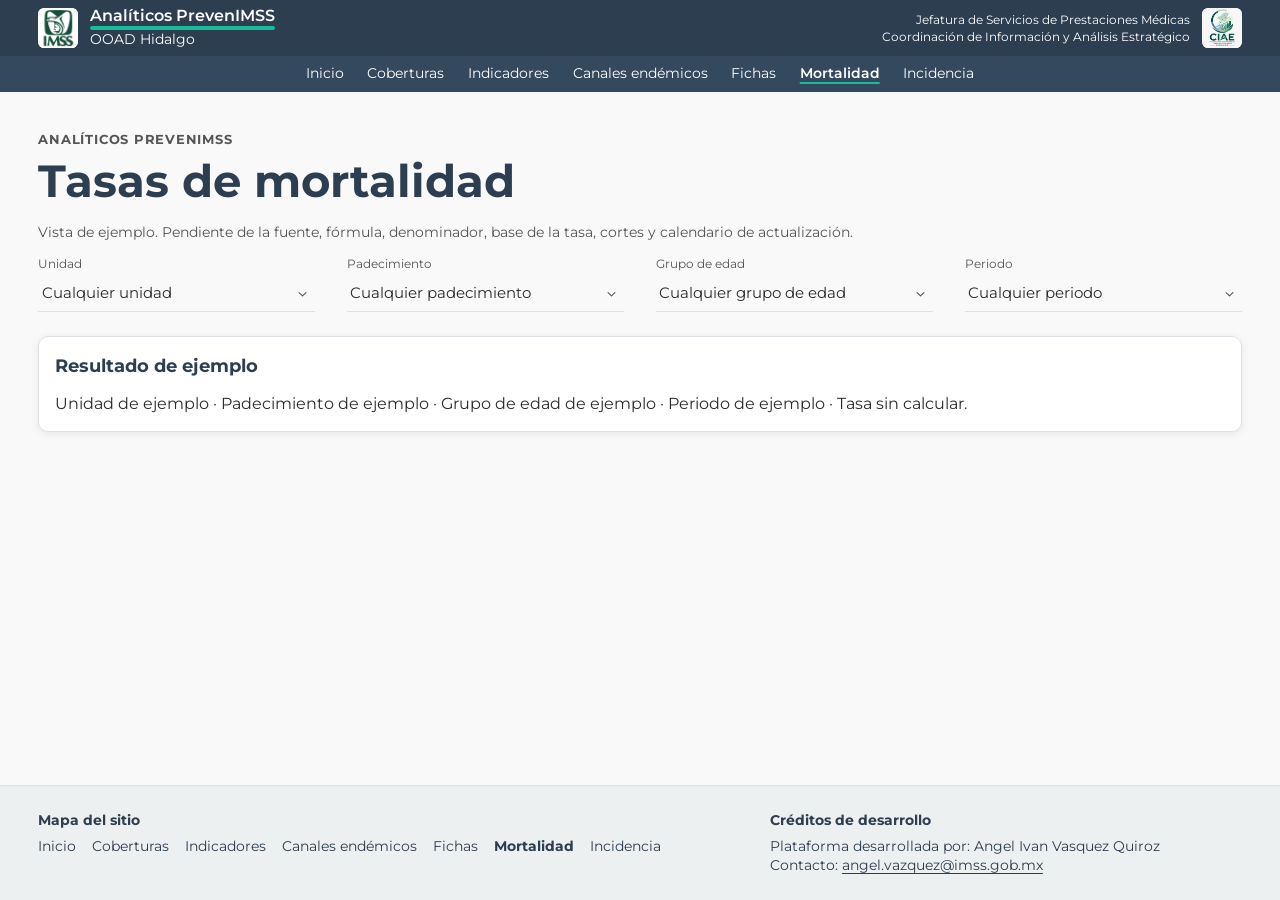
<file: html/mortalidad.html>
<!DOCTYPE html>
<html lang="es">
<head>
    <meta charset="UTF-8" />
    <meta name="viewport" content="width=device-width, initial-scale=1.0" />
    <title>Tasas de mortalidad | Analíticos Hidalgo</title>
    <link rel="icon" href="../assets/imss-icon.svg" />
    <link rel="stylesheet" href="../css/mystyle.css" />

</head>
<body>
    <a class="skip-link" href="#contenido">Ir al contenido</a>
    <header class="site-header">
        <div class="site-shell site-header-inner">
            <a class="site-brand" href="../index.html">
                <span class="brand-mark"><img src="../assets/descarga.png" alt="IMSS" width="300" height="168" /></span>
                <span><strong>Analíticos PrevenIMSS</strong><small>OOAD Hidalgo</small></span>
            </a>
            <div class="site-office">
                <p>Jefatura de Servicios de Prestaciones Médicas<br />Coordinación de Información y Análisis Estratégico</p>
                <span class="brand-mark brand-mark-ciae"><img src="../assets/logo-ciae.jpg" alt="CIAE Hidalgo" /></span>
            </div>
        </div>
        <nav class="site-nav" aria-label="Navegación principal">
            <ul class="site-shell">
                <li><a href="../index.html">Inicio</a></li>
                <li><a href="./coberturas.html">Coberturas</a></li>
                <li><a href="./indicadores.html">Indicadores</a></li>
                <li><a href="./canales_endemicos.html">Canales endémicos</a></li>
                <li><a href="./fichas.html">Fichas</a></li>
                <li><a href="./mortalidad.html" aria-current="page">Mortalidad</a></li>
                <li><a href="./incidencia.html">Incidencia</a></li>
            </ul>
        </nav>
    </header>

    <main id="contenido" class="container_page site-shell page-main" tabindex="-1">
      <header class="page-heading module-heading">
        <p class="eyebrow">Analíticos PrevenIMSS</p>
        <h1>Tasas de mortalidad</h1>
      </header>
      <section class="filters" aria-label="Filtros de ejemplo">
        <p class="helper-text">Vista de ejemplo. Pendiente de la fuente, fórmula, denominador, base de la tasa, cortes y calendario de actualización.</p>
        <div id="rateExampleFilters" class="filter-bar"></div>
      </section>
      <section class="module-results report-panel panel" aria-labelledby="rateResultTitle">
        <h2 id="rateResultTitle" class="section-heading">Resultado de ejemplo</h2>
        <p id="rateExampleResult" role="status"></p>
      </section>
    </main>
    <footer class="site-footer" data-site-footer></footer>
    <script type="module" src="../js/footer.js"></script>

    <script type="module" src="../js/tasas.js"></script>
    <script type="module" src="../js/accesos.js"></script>
</body>
</html>
</file>
<file: css/mystyle.css>
/* mystyle.css */

/* ============== BASE & RESET ============== */
/* Montserrat Variable, Fontsource 5.3.0, licencia OFL en assets/fonts/OFL.txt */
/* montserrat-latin-ext-wght-normal */
@font-face {
  font-family: 'Montserrat';
  font-style: normal;
  font-display: swap;
  font-weight: 100 900;
  src: url(../assets/fonts/montserrat-latin-ext-wght-normal.woff2) format('woff2');
  unicode-range: U+0100-02BA,U+02BD-02C5,U+02C7-02CC,U+02CE-02D7,U+02DD-02FF,U+0304,U+0308,U+0329,U+1D00-1DBF,U+1E00-1E9F,U+1EF2-1EFF,U+2020,U+20A0-20AB,U+20AD-20C0,U+2113,U+2C60-2C7F,U+A720-A7FF;
}

/* montserrat-latin-wght-normal */
@font-face {
  font-family: 'Montserrat';
  font-style: normal;
  font-display: swap;
  font-weight: 100 900;
  src: url(../assets/fonts/montserrat-latin-wght-normal.woff2) format('woff2');
  unicode-range: U+0000-00FF,U+0131,U+0152-0153,U+02BB-02BC,U+02C6,U+02DA,U+02DC,U+0304,U+0308,U+0329,U+2000-206F,U+20AC,U+2122,U+2191,U+2193,U+2212,U+2215,U+FEFF,U+FFFD;
}

:root {
  --color-accent: #2c3e50;
  --color-border: #dee2e6;
  --color-text: #2b2b2b;
  --color-text-muted: #555555;
  --performance-expected-bg: #e3f3e7;
  --performance-expected-ink: #174c2a;
  --performance-expected-mark: #34a853;
  --performance-medium-bg: #ffebae;
  --performance-medium-ink: #654500;
  --performance-medium-mark: #996900;
  --performance-low-bg: #f8ddda;
  --performance-low-ink: #78271f;
  --performance-low-mark: #bc392e;
  --performance-missing-bg: #f1f3f5;
  --performance-missing-ink: #555c64;
  --performance-missing-mark: #69727b;
  --ink: var(--color-text);
  --heading: var(--color-accent);
  --slate: #34495e;
  --accent: #18bc9c;
  --canvas: #f9f9f9;
  --surface: #ffffff;
  --muted: var(--color-text-muted);
  --border: var(--color-border);
  --subtle: #ecf0f1;
  --text: #333333;
  --panel: #f8f9fa;
  --space-1: 0.375rem;
  --space-2: 0.75rem;
  --space-3: 1rem;
  --space-4: 1.5rem;
  --space-5: 2rem;
  --font-size-label: 0.75rem;
  --font-size-control: 0.9375rem;
  --filter-target: 2.25rem;
  --radius: 0.625rem;
  --font: "Montserrat", system-ui, sans-serif;
  --shadow: 0 2px 8px rgba(0, 0, 0, 0.08);
}

/* Base */
*, *::before, *::after { box-sizing: border-box; }
html {
  font-family: var(--font);
  background: var(--canvas);
  color: var(--ink);
}
body {
  margin: 0;
  min-height: 100vh;
  line-height: 1.45;
}
h1, h2, h3, p, dl, dd { margin: 0; }
a {
  color: inherit;
  text-decoration: none;
}
.site-nav ul {
  margin: 0;
  padding: 0;
}
svg { font-family: var(--font); }

/* Estados y utilidades compartidos */
button, select, input { font: inherit; }
button, select, summary { cursor: pointer; }
button:disabled {
  cursor: default;
  opacity: 0.6;
}
:focus-visible {
  outline: 3px solid var(--heading);
  outline-offset: 3px;
}
[hidden] { display: none !important; }
.visually-hidden {
  position: absolute;
  inline-size: 1px;
  block-size: 1px;
  overflow: hidden;
  clip-path: inset(50%);
  white-space: nowrap;
}
svg text { font-variant-numeric: tabular-nums; }
.no-data-message {
  padding: var(--space-4);
  text-align: center;
  color: var(--muted);
}
@media (prefers-reduced-motion: reduce) {
  *, *::before, *::after {
    scroll-behavior: auto !important;
    transition: none !important;
  }
}

/* Estructura de página y navegación */
.site-shell {
  width: min(100%, 90rem);
  margin-inline: auto;
  padding-inline: clamp(1rem, 3vw, 2.5rem);
}
.site-header {
  background: var(--heading);
  color: var(--surface);
}
.site-header-inner {
  display: flex;
  flex-wrap: wrap;
  align-items: center;
  justify-content: space-between;
  gap: var(--space-2) var(--space-4);
  padding-block: var(--space-1);
}
.site-brand {
  display: inline-flex;
  align-items: center;
  gap: var(--space-2);
}
.site-brand small, .site-brand strong { display: block; }
.site-brand strong {
  width: fit-content;
  font-weight: 600;
  line-height: 1.2;
}
.site-brand strong::after {
  content: "";
  display: block;
  height: 0.25rem;
  margin-top: 0.06rem;
  border-radius: 999px;
  background: var(--accent);
}
.site-brand small { font-size: 0.85rem; }
.site-office {
  display: flex;
  align-items: center;
  gap: var(--space-2);
  text-align: end;
  font-size: var(--font-size-label);
}
.site-nav { background: var(--slate); }
.site-nav ul {
  display: flex;
  flex-wrap: wrap;
  justify-content: center;
  gap: var(--space-1);
  margin-inline: auto;
  padding-inline: clamp(1rem, 3vw, 2.5rem);
  list-style: none;
}
.site-nav a {
  display: flex;
  align-items: center;
  min-height: var(--filter-target);
  padding: 0.25rem 0.55rem;
  font-size: 0.85rem;
  white-space: nowrap;
}
.site-nav a:hover { background: rgba(255, 255, 255, 0.08); }
.site-nav a[aria-current="page"] {
  font-weight: 600;
  text-decoration: underline var(--accent);
  text-underline-offset: 0.32em;
  text-decoration-thickness: 2px;
}
.site-header :focus-visible { outline-color: var(--surface); }
.site-footer {
  margin-block-start: auto;
  padding-block: var(--space-4);
  border-block-start: 1px solid var(--border);
  background: var(--subtle);
  color: var(--heading);
  font-size: .85rem;
}
body:has(.site-footer) { display: flex; flex-direction: column; }
.site-footer-inner { display: grid; gap: var(--space-4); }
.site-footer h2 { margin-block-end: var(--space-1); font-size: .9rem; }
.site-footer ul {
  display: flex;
  flex-wrap: wrap;
  gap: var(--space-1) var(--space-3);
  margin: 0;
  padding: 0;
  list-style: none;
}
.site-footer a:is(:hover, :focus-visible), .site-footer a[href^="mailto:"] {
  text-decoration: underline;
  text-underline-offset: .2em;
}
.site-footer a[aria-current="page"] { font-weight: 700; }
@media (min-width: 52rem) {
  .site-footer-inner { grid-template-columns: minmax(0, 1.5fr) minmax(0, 1fr); }
}
.skip-link {
  position: absolute;
  z-index: 400;
  left: var(--space-3);
  top: var(--space-3);
  padding: var(--space-2);
  background: var(--surface);
  color: var(--heading);
  transform: translateY(-200%);
}
.skip-link:focus { transform: none; }
.page-main { padding-block: clamp(1.25rem, 3vw, 2.5rem); }
.page-heading {
  display: grid;
  gap: var(--space-1);
  margin-bottom: var(--space-4);
}
.page-heading h1 {
  color: var(--heading);
  font-size: clamp(1.75rem, 4vw, 2.8rem);
  line-height: 1.12;
}
.page-heading p {
  color: var(--muted);
  line-height: 1.55;
}
.page-heading .eyebrow {
  font-size: 0.8rem;
  font-weight: 700;
  letter-spacing: 0.06em;
  text-transform: uppercase;
}
.module-heading {
  grid-column: 1 / -1;
  margin-bottom: var(--space-2);
}
.section-heading {
  margin-bottom: var(--space-2);
  font-size: 1.15rem;
  color: var(--heading);
}
.panel {
  border: 1px solid var(--border);
  border-radius: var(--radius);
  background: var(--surface);
  box-shadow: var(--shadow);
}
.module-grid {
  display: grid;
  grid-template-columns: repeat(auto-fit, minmax(min(100%, 15rem), 1fr));
  gap: var(--space-3);
}
.module-card {
  display: flex;
  flex-direction: column;
}
.module-card:hover { border-color: var(--heading); }
.module-card img {
  display: block;
  width: 100%;
  aspect-ratio: 16 / 7;
  object-fit: cover;
  object-position: top;
  border-radius: var(--radius) var(--radius) 0 0;
  border-bottom: 1px solid var(--border);
}
.module-card-body {
  display: grid;
  flex: 1;
  gap: var(--space-1);
  padding: var(--space-3);
  line-height: 1.5;
}
.module-card h3, .module-link { color: var(--heading); }
.module-link {
  font-weight: 700;
  text-decoration: underline;
  text-underline-offset: 0.2em;
  align-self: end;
}
.intro-note {
  max-width: 72ch;
  padding: var(--space-3);
  margin-top: var(--space-4);
  line-height: 1.6;
}
.intro-note h2 {
  font-size: 1.05rem;
  color: var(--heading);
  margin-bottom: var(--space-1);
}
@media (max-width: 36rem) {
  .site-header-inner { gap: var(--space-1); }
  .site-office p {
    position: absolute;
    width: 1px;
    height: 1px;
    overflow: hidden;
    clip-path: inset(50%);
  }
  .site-nav ul { gap: 0; }
  .site-nav a {
    padding-inline: 0.45rem;
    font-size: 0.78rem;
  }
}

/* Filtros y tablas de consulta */
.filters { margin-block: var(--space-3) var(--space-4); }
.filter-bar {
  display: flex;
  flex-wrap: wrap;
  align-items: flex-end;
  gap: var(--space-3) var(--space-4);
}
@media (min-width: 75rem) {
  .filter-bar { column-gap: var(--space-5); }
}
.filter-field {
  flex: 1 1 8rem;
  min-width: min(100%, 7rem);
  display: grid;
  align-content: start;
  gap: 0.2rem;
}
.filter-field--compact { flex: 0.65 1 5rem; min-width: min(100%, 5rem); }
.filter-field--sequence { flex: 1.15 1 11.5rem; }
.filter-field--wide { flex: 1.65 1 13rem; }
.filters--compact .filter-field { flex: 0 1 11rem; }
.filter-field label {
  color: var(--color-text-muted);
  font-size: var(--font-size-label);
  font-weight: 400;
}
.filter-control { position: relative; min-width: 0; }
.filter-control:has(> select)::after {
  content: "";
  position: absolute;
  inset-inline-end: 0.42rem;
  top: 50%;
  transform: translateY(-50%);
  width: 0.7rem;
  height: 0.7rem;
  background-color: var(--color-text-muted);
  mask: url("data:image/svg+xml,%3Csvg xmlns='http://www.w3.org/2000/svg' viewBox='0 0 16 16'%3E%3Cpath d='m3 6 5 5 5-5' fill='none' stroke='black' stroke-width='1.6' stroke-linecap='round' stroke-linejoin='round'/%3E%3C/svg%3E") center / contain no-repeat;
  pointer-events: none;
}
.filter-control:has(> select:disabled)::after { opacity: 0.55; }
.filter-control select {
  display: block;
  width: 100%;
  min-width: 0;
  min-height: var(--filter-target);
  padding: 0.3rem 0.2rem;
  border: 0;
  border-bottom: 1px solid var(--color-border);
  border-radius: 0;
  background: transparent;
  color: var(--color-text);
  font-size: var(--font-size-control);
  font-weight: 400;
}
.filter-control select {
  appearance: none;
  padding-inline-end: 1.4rem;
  text-overflow: ellipsis;
}
.filter-control select:enabled:hover {
  border-bottom-color: color-mix(in srgb, var(--color-border) 68%, var(--color-text-muted));
}
.filter-control select:focus-visible {
  border-bottom-color: var(--color-accent);
  outline: 2px solid var(--color-accent);
  outline-offset: 2px;
}
.filter-control select:disabled {
  color: color-mix(in srgb, var(--color-text-muted) 63%, var(--canvas));
  border-bottom-color: var(--color-border);
  cursor: not-allowed;
  opacity: 1;
}
.filter-sequence {
  display: grid;
  grid-template-columns: auto minmax(0, 1fr) auto;
  align-items: center;
  gap: 0.15rem;
}
.filter-step, .filter-help-trigger {
  display: inline-grid;
  place-items: center;
  min-inline-size: var(--filter-target);
  min-block-size: var(--filter-target);
  padding: 0;
  border: 0;
  background: transparent;
  color: var(--color-accent);
}
.filter-step { font-size: 1.6rem; line-height: 1; }
.filter-step:enabled:hover { color: var(--color-text); background: var(--subtle); }
.filter-step:disabled {
  color: color-mix(in srgb, var(--color-text-muted) 48%, var(--canvas));
  cursor: not-allowed;
  opacity: 1;
}
.filter-help { position: relative; flex: 0 0 auto; margin-inline-start: auto; }
.module-heading-row { display: flex; flex-wrap: wrap; align-items: center; gap: var(--space-1); }
.module-heading-row .filter-help { margin-inline-start: 0; }
.module-heading-row .filter-help-panel { inset-inline-start: 0; inset-inline-end: auto; }
.context-filter-bar {
  display: grid;
  grid-template-columns: minmax(0, 1fr);
  align-items: start;
}
.context-filter-bar .filter-field { min-inline-size: 0; }
.context-filter-bar > .filter-field > label { display: block; }
.period-filter, .filter-mode { min-inline-size: 0; margin: 0; padding: 0; border: 0; }
.filter-mode > legend, .filter-note {
  color: var(--color-text-muted);
  font-size: var(--font-size-label);
}
.period-fields {
  display: grid;
  grid-template-columns: 4.25rem minmax(0, 1fr);
  align-items: end;
  gap: var(--space-2);
}
.period-fields label[for="monthTabs"], .period-fields label[for="monthTabsCobertura"] {
  padding-inline-start: calc(var(--filter-target) + .15rem);
}
.filter-mode legend { margin-bottom: .2rem; }
.segmented-control { display: inline-flex; max-width: 100%; }
.segmented-control input {
  position: absolute;
  inline-size: 1px;
  block-size: 1px;
  clip-path: inset(50%);
}
.segmented-control label {
  display: grid;
  align-items: center;
  min-block-size: var(--filter-target);
  padding-inline: var(--space-2);
  border: 1px solid var(--color-accent);
  background: var(--surface);
  color: var(--color-accent);
  cursor: pointer;
}
.segmented-control label:first-of-type { border-radius: .4rem 0 0 .4rem; }
.segmented-control label:last-of-type { border-radius: 0 .4rem .4rem 0; border-inline-start: 0; }
.segmented-control input:checked + label { background: var(--color-accent); color: var(--surface); }
.segmented-control input:focus-visible + label { position: relative; outline: 2px solid var(--accent); outline-offset: 2px; }
.segmented-control input:disabled + label { opacity: .6; cursor: not-allowed; }
.filter-category select { font-size: .875rem; color: var(--color-text-muted); }
.filter-note { margin-block-start: .25rem; }
.filters .filter-reset { margin-block-start: var(--space-1); }
.indicator-combobox { position: relative; min-inline-size: 0; }
.combobox-selection {
  color: var(--heading);
  margin-inline: calc(var(--filter-target) + .15rem);
  font-size: .875rem;
  font-weight: 600;
  overflow-wrap: anywhere;
}
.combobox-panel {
  position: absolute;
  z-index: 15;
  inset-block-start: 100%;
  inset-inline: 0;
  margin-block-start: var(--space-1);
  border: 1px solid var(--border);
  border-radius: var(--radius);
  background: var(--surface);
  box-shadow: var(--shadow);
}
.combobox-panel .filter-note { margin: 0; padding: var(--space-1) var(--space-2); }
.combobox-panel ul { list-style: none; padding: 0; margin: 0; }
.combobox-panel > ul { max-block-size: min(44vh, 20rem); overflow: auto; }
.combobox-group { display: block; padding: var(--space-1) var(--space-2); color: var(--muted); font-size: .8rem; font-weight: 600; }
.combobox-panel [role="option"] {
  padding: var(--space-1) var(--space-2);
  border-inline-start: 3px solid transparent;
  color: var(--ink);
  font-size: .875rem;
  cursor: pointer;
}
.combobox-panel [role="option"][aria-selected="true"] { font-weight: 700; }
.combobox-panel [role="option"]:hover, .combobox-panel [data-active] {
  border-inline-start-color: var(--color-accent);
  background: var(--subtle);
}
@media (min-width: 36.001rem) {
  .context-filter-bar { grid-template-columns: minmax(17.25rem, .7fr) minmax(0, 1.3fr); }
}
@media (min-width: 68rem) {
  .context-filter-bar { display: flex; flex-wrap: nowrap; }
  .context-filter-bar > .filter-field { flex: 1 1 9rem; }
  .context-filter-bar > .filter-category { flex: 0 1 12.5rem; min-inline-size: 9rem; }
  .context-filter-bar > .indicator-combobox { flex: 3 1 19rem; }
  .context-filter-bar > .period-filter { flex: 0 0 17.25rem; }
  .context-filter-bar > #overviewUnitFilter { flex: 0 1 15rem; }
  .context-filter-bar > .filter-mode { flex: 0 0 auto; }
}
.filter-help-trigger { list-style: none; }
.filter-help-trigger::-webkit-details-marker { display: none; }
.filter-help-trigger span {
  display: grid;
  place-items: center;
  width: 1.1rem;
  height: 1.1rem;
  border: 1px solid var(--color-text-muted);
  border-radius: 50%;
  font-size: var(--font-size-label);
}
.filter-help-panel {
  position: absolute;
  z-index: 25;
  inset-block-start: 100%;
  inset-inline-end: 0;
  width: min(18rem, calc(100vw - 2rem));
  padding: var(--space-2);
  border: 1px solid var(--color-border);
  border-radius: 0.25rem;
  background: var(--surface);
  box-shadow: var(--shadow);
  color: var(--color-text);
  font-size: var(--font-size-label);
  visibility: hidden;
}
.filter-help-panel p + p { margin-top: var(--space-1); }
.filter-help:has(summary:focus-visible) .filter-help-panel,
.filter-help details[open] + .filter-help-panel { visibility: visible; }
@media (hover: hover) {
  .filter-help:hover .filter-help-panel { visibility: visible; }
}
@media (pointer: coarse) {
  :root { --filter-target: 2.75rem; }
}
@media (forced-colors: active) {
  .filter-control select { appearance: auto; }
  .filter-control:has(> select)::after { display: none; }
}
.module-results {
  min-width: 0;
  margin-top: var(--space-4);
}
.data-table {
  width: 100%;
  border-collapse: collapse;
  font-variant-numeric: tabular-nums;
}
.data-table :is(th, td) {
  padding: var(--space-1) var(--space-2);
  border-bottom: 1px solid var(--border);
  text-align: left;
}
.data-table thead { background: var(--subtle); }
.data-table tbody th { font-weight: 400; }
.data-table :is(th, td):last-child { text-align: right; }

/* Coberturas */
.cards_grid {
  display: grid;
  grid-template-columns: repeat(auto-fit, minmax(min(100%, 17.5rem), 1fr));
  gap: var(--space-3);
  align-items: start;
}
.coverage-card {
  min-width: 0;
  padding: var(--space-3);
}
.coverage-card-title h3 {
  color: var(--heading);
  font-size: 1.05rem;
}
.coverage-card-title small {
  color: var(--muted);
  font-size: 0.85rem;
}
.coverage-average {
  margin-top: var(--space-2);
  color: var(--heading);
  font-variant-numeric: tabular-nums;
}
.coverage-average strong {
  font-size: 1.35rem;
  margin-inline-start: var(--space-1);
}
.radar {
  display: block;
  width: 100%;
  max-width: 19rem;
  height: auto;
  margin-inline: auto;
}
.radar text {
  fill: var(--text);
  font-size: 11px;
}
.radar .radar-level { font-size: 9px; }
.coverage-details { border-top: 1px solid var(--border); }
.coverage-details summary, .radar-legend summary {
  padding-block: var(--space-2);
  color: var(--heading);
  font-weight: 700;
}
.coverage-details table { font-size: 0.85rem; }
.coverage-details td { white-space: nowrap; }
.radar-legend {
  padding-inline: var(--space-3);
  margin-bottom: var(--space-3);
}
.radar-legend ul { padding: 0 0 var(--space-2) var(--space-3); }

/* Gráficas y controles de informes */
.report-panel { padding: var(--space-3); }
.helper-text {
  color: var(--muted);
  font-size: 0.875rem;
  line-height: 1.5;
  margin-block: var(--space-2);
}
.chart-scroll {
  min-width: 0;
  overflow-x: auto;
  padding-bottom: var(--space-1);
}
.chart-scroll > svg { display: block; }
.chart-legend {
  display: flex;
  flex-wrap: wrap;
  align-items: center;
  gap: var(--space-1) var(--space-3);
  padding: 0;
  list-style: none;
}
.chart-legend li {
  display: inline-flex;
  gap: var(--space-1);
  align-items: center;
  color: var(--heading);
  font-size: 0.85rem;
}
.chart-legend svg {
  flex: none;
  border: 1px solid var(--heading);
  border-radius: 3px;
}
.chart-tooltip[role="tooltip"] {
  position: fixed;
  max-width: min(23rem, calc(100vw - 24px));
  opacity: 1;
  background: var(--heading);
  color: var(--surface);
  padding: var(--space-2);
  pointer-events: none;
  z-index: 50;
  overflow-wrap: anywhere;
}
.chart-tooltip strong { color: inherit; }
.button {
  min-height: 2.75rem;
  padding: 0.35rem 0.75rem;
  background: var(--surface);
  color: var(--heading);
  border: 1px solid var(--heading);
  border-radius: var(--radius);
  font-weight: 700;
}
.button:hover { background: var(--subtle); }
.indicator-bar {
  cursor: pointer;
  stroke: var(--heading);
  stroke-width: 0.6;
}
.indicator-bar:hover { opacity: 0.75; }
.indicator-bar:focus-visible {
  stroke: var(--heading);
  stroke-width: 3;
  outline: none;
}
.indicator-threshold, .indicator-value { pointer-events: none; }
.indicator-value, .unit-axis-label {
  fill: var(--heading);
  font-size: 12px;
}
.indicator-value { font-weight: 700; }
.threshold-summary { font-weight: 700; }

/* Histórico */
.historical-chart-header, .slider-controls {
  display: flex;
  flex-wrap: wrap;
  align-items: center;
  gap: var(--space-2);
}
.historical-chart-header {
  justify-content: space-between;
  margin-bottom: var(--space-2);
}
.historical-chart-header h2 { margin: 0; }
.slider-controls {
  align-items: end;
  gap: var(--space-2) var(--space-4);
  margin-top: var(--space-2);
}
.slider-controls .filter-field { flex: 1 1 12rem; }
.slider-controls input {
  min-width: 0;
  width: 100%;
  min-height: var(--filter-target);
  margin: 0;
  accent-color: var(--color-accent);
}
.slider-controls output {
  align-self: end;
  padding-block: 0.45rem;
  font-weight: 500;
  font-variant-numeric: tabular-nums;
}

/* Canales endémicos */
.channel-stats {
  display: grid;
  grid-template-columns: repeat(auto-fit, minmax(min(100%, 8rem), 1fr));
  gap: var(--space-2);
  margin-bottom: var(--space-3);
}
.channel-stats > div {
  padding: var(--space-2);
  border: 1px solid var(--border);
  border-radius: var(--radius);
  background: var(--panel);
}
.channel-stats dt {
  font-size: 0.85rem;
  color: var(--muted);
}
.channel-stats dd {
  display: flex;
  align-items: center;
  gap: var(--space-1);
  font-size: 1.15rem;
  font-weight: 700;
  color: var(--heading);
  font-variant-numeric: tabular-nums;
  overflow-wrap: anywhere;
}
.channel-stats svg {
  flex: none;
  border: 1px solid var(--heading);
  border-radius: 3px;
}
.channel-chart {
  min-width: 0;
  margin-block: var(--space-2);
}
.channel-chart > svg {
  display: block;
  max-width: 100%;
}
.channel-chart .tick text, .channel-value {
  fill: var(--heading);
  font-size: 11px;
}
.channel-chart .eje-label {
  fill: var(--heading);
  font-size: 12px;
  font-weight: 700;
}
.channel-chart .domain, .channel-chart .tick line { stroke: var(--heading); }
.channel-actions {
  display: grid;
  grid-template-columns: minmax(0, 1fr) auto;
  align-items: start;
  gap: var(--space-2);
}
.channel-actions button { grid-column: 2; }
.channel-actions summary {
  display: list-item;
  padding-block: var(--space-2);
  color: var(--heading);
  font-weight: 700;
}
.table-scroll {
  max-height: 26rem;
  overflow: auto;
  border: 1px solid var(--border);
  border-radius: var(--radius);
}
#channelDataTable :is(td, th:not(:first-child)) {
  text-align: right;
  white-space: nowrap;
}
#channelDataTable thead {
  position: sticky;
  top: 0;
}

@media (max-width: 36rem) {
  .channel-actions { grid-template-columns: minmax(0, 1fr); }
  .channel-actions button {
    grid-column: 1;
    justify-self: start;
  }
}
@media print {
  .site-header, .site-footer, .skip-link, .filters, .button, .chart-tooltip, .slider-controls { display: none !important; }
  .site-shell {
    width: 100%;
    padding: 0;
  }
  .panel { box-shadow: none; }
  .report-panel, .coverage-card { break-inside: avoid; }
  .chart-scroll > svg {
    max-width: 100%;
    height: auto;
  }
}

/* Controles y datos de consulta */
.page-main { --control-height: 2.75rem; }
.control-row, .data-toolbar, .view-switch {
  display: flex;
  flex-wrap: wrap;
  align-items: center;
  gap: var(--space-2);
}
.view-switch { margin-block: var(--space-2); }
.view-switch button:has(svg), .export-action {
  display: inline-flex;
  align-items: center;
  gap: var(--space-1);
}
.view-switch svg {
  inline-size: 1.25rem;
  block-size: 1.25rem;
  flex: none;
  fill: none;
  stroke: currentColor;
  stroke-width: 1.5;
  stroke-linecap: round;
  stroke-linejoin: round;
}
@media (max-width: 36rem) {
  #indicatorViews { display: grid; grid-template-columns: minmax(0, 1fr); }
}
.view-switch [aria-pressed="true"] {
  background: var(--heading);
  color: var(--surface);
}
.button { min-height: var(--control-height, 2.75rem); }
.search-input {
  display: block;
  inline-size: 100%;
  min-inline-size: 0;
  min-block-size: var(--control-height, 2.75rem);
  padding: var(--space-1) var(--filter-target) var(--space-1) 2rem;
  border: 1px solid color-mix(in srgb, var(--color-text-muted) 66%, var(--surface));
  border-radius: .4rem;
  background: var(--surface);
  color: var(--ink);
  font-size: var(--font-size-control);
}
.search-input::placeholder { color: var(--color-text-muted); opacity: 1; }
.search-input:enabled:hover { border-color: var(--color-text-muted); }
.search-input:focus-visible { border-color: var(--color-accent); outline: 2px solid var(--color-accent); outline-offset: 2px; }
.search-input:disabled { border-color: var(--border); color: var(--color-text-muted); cursor: not-allowed; }
.search-input::-webkit-search-cancel-button { appearance: none; }
.search-clear {
  position: absolute;
  inset-block-start: 50%;
  inset-inline-end: 2px;
  transform: translateY(-50%);
  inline-size: max(2.25rem, calc(var(--filter-target) - 4px));
  block-size: max(2.25rem, calc(var(--filter-target) - 4px));
  padding: 0;
  border: 0;
  border-radius: .25rem;
  background: transparent;
  color: var(--heading);
  font-size: 1.3rem;
  line-height: 1;
}
.search-clear:is(:hover, :focus-visible) { background: var(--subtle); }
.search-clear:focus-visible { outline-offset: -2px; }
@media (max-width: 36rem), (pointer: coarse) {
  .search-input { font-size: 1rem; }
}
.export-control { position: relative; display: inline-flex; }
.export-action { min-inline-size: 2.25rem; min-block-size: 2.25rem; }
.export-icon {
  flex: none;
  inline-size: 1.5rem;
  block-size: 1.5rem;
  fill: none;
  stroke-width: 1.5;
  stroke-linecap: round;
  stroke-linejoin: round;
}
.export-icon[data-export-icon="pdf"] { color: #a30d1b; }
.export-icon:is([data-export-icon="csv"], [data-export-icon="xlsx"]) { color: #096334; }
.export-icon[data-export-icon="clipboard"] { color: #1c4c77; }
.export-icon[data-export-icon="png"] { color: #57328a; }
.export-tooltip {
  position: absolute;
  z-index: 8;
  inset-block-start: 100%;
  inset-inline-start: 0;
  inline-size: max-content;
  max-inline-size: 100%;
  padding: .25rem .45rem;
  border-radius: .25rem;
  color: var(--surface);
  background: var(--heading);
  font-size: var(--font-size-label);
  visibility: hidden;
}
.export-control:not([data-tooltip-dismissed]):has(:focus-visible) .export-tooltip { visibility: visible; }
@media (hover: hover) {
  .export-control:not([data-tooltip-dismissed]):hover .export-tooltip { visibility: visible; }
}
.data-toolbar { margin-block: var(--space-2); }
.data-toolbar [role="status"] { color: var(--heading); font-size: .9rem; }
.table-scroll thead { position: sticky; top: 0; z-index: 1; }
.table-scroll:focus-visible { outline-offset: 2px; }
.numeric { text-align: right; font-variant-numeric: tabular-nums; white-space: nowrap; }
.data-table th[scope="row"] { text-align: left; }

/* Encabezado e índice */
.brand-mark {
  position: relative;
  flex: none;
  width: 2.5rem;
  height: 2.5rem;
  overflow: hidden;
  border-radius: 0.4rem;
  background: var(--surface);
}
.site-brand .brand-mark img {
  position: absolute;
  left: 50%;
  top: 50%;
  width: 4.46rem;
  height: auto;
  max-width: none;
  transform: translate(-50%, -50%);
}
.brand-mark-ciae img {
  display: block;
  width: 100%;
  height: 100%;
  object-fit: contain;
}
.home-heading {
  padding-inline-start: var(--space-3);
  border-inline-start: 3px solid var(--accent);
}
.home-heading h1 { font-weight: 600; }
.home-heading .eyebrow { font-weight: 600; }
.home-actions {
  display: grid;
  grid-template-columns: minmax(0, 1fr) minmax(14rem, 25rem);
  align-items: end;
  gap: var(--space-3) var(--space-4);
  margin-block: var(--space-4);
}
.quick-links { display: flex; flex-wrap: wrap; gap: var(--space-1) var(--space-2); }
.quick-links a {
  display: inline-flex;
  align-items: center;
  gap: var(--space-1);
  max-width: 100%;
  min-height: var(--filter-target);
  border: 1px solid var(--color-border);
  border-radius: 999px;
  box-shadow: 0 1px 4px rgba(0, 0, 0, 0.06);
  font-size: 0.85rem;
  font-weight: 500;
}
.quick-links a span { overflow-wrap: anywhere; }
.quick-links svg, .search-field svg {
  flex: none;
  width: 1rem;
  height: 1rem;
}
.quick-links svg, .search-field svg, .index-card-rail svg {
  fill: none;
  stroke: currentColor;
  stroke-width: 1.5;
  stroke-linecap: round;
  stroke-linejoin: round;
}
.search-field { position: relative; min-inline-size: 0; }
.search-field svg {
  position: absolute;
  top: 50%;
  inset-inline-start: 0.6rem;
  color: var(--color-accent);
  transform: translateY(-50%);
  pointer-events: none;
}
.index-heading {
  display: flex;
  flex-wrap: wrap;
  justify-content: space-between;
  align-items: baseline;
  gap: var(--space-1) var(--space-3);
  margin-bottom: var(--space-2);
}
.index-heading h2 { margin: 0; font-weight: 600; }
.index-heading p { color: var(--color-text-muted); font-size: 0.83rem; }
.index-grid {
  display: grid;
  grid-template-columns: repeat(auto-fit, minmax(min(100%, 16rem), 1fr));
  gap: var(--space-3);
}
.index-card {
  display: grid;
  grid-template-columns: 2.55rem minmax(0, 1fr);
  min-width: 0;
  border: 1px solid var(--color-border);
  border-radius: var(--radius);
  background: var(--surface);
}
.index-card-rail {
  display: flex;
  justify-content: center;
  padding-top: var(--space-3);
  border-inline-end: 1px solid var(--color-border);
  border-start-start-radius: calc(var(--radius) - 1px);
  border-end-start-radius: calc(var(--radius) - 1px);
  background: var(--subtle);
  color: color-mix(in srgb, var(--accent) 29%, var(--color-accent));
}
.index-card-rail svg { width: 1.2rem; height: 1.2rem; }
.index-card-content { min-width: 0; padding: var(--space-2) var(--space-3); }
.index-card h3 { font-size: 1rem; font-weight: 600; color: var(--color-accent); }
.index-card-family, .index-card-count { color: var(--color-text-muted); font-size: var(--font-size-label); }
.index-card-family { margin-bottom: 0.15rem; }
.index-card-count { margin-top: 0.15rem; }
.index-card a:hover { text-decoration: underline; text-underline-offset: 0.16em; }
.index-card ul {
  margin: var(--space-2) 0 0;
  padding: 0;
  border-top: 1px solid var(--color-border);
  list-style: none;
}
.index-card li {
  padding-block: var(--space-1);
  font-size: 0.82rem;
  overflow-wrap: anywhere;
}
.index-card li + li { border-top: 1px solid var(--color-border); }
.index-card li strong { font-weight: 600; }
.index-card li small { display: block; color: var(--color-text-muted); font-size: var(--font-size-label); }
@media (min-width: 72rem) {
  .index-grid { grid-template-columns: repeat(4, minmax(0, 1fr)); }
}
@media (max-width: 54rem) {
  .home-actions { grid-template-columns: 1fr; }
  .module-heading-row { position: relative; }
  .module-heading-row .filter-help { position: static; }
}
.text-button {
  padding: .25rem 0;
  border: 0;
  background: transparent;
  color: var(--heading);
  text-align: left;
  text-decoration: underline;
  text-underline-offset: .2em;
}
[data-performance="esperado"] {
  --performance-bg: var(--performance-expected-bg);
  --performance-ink: var(--performance-expected-ink);
  --performance-mark: var(--performance-expected-mark);
}
[data-performance="medio"] {
  --performance-bg: var(--performance-medium-bg);
  --performance-ink: var(--performance-medium-ink);
  --performance-mark: var(--performance-medium-mark);
}
[data-performance="bajo"] {
  --performance-bg: var(--performance-low-bg);
  --performance-ink: var(--performance-low-ink);
  --performance-mark: var(--performance-low-mark);
}
[data-performance="sinDato"] {
  --performance-bg: var(--performance-missing-bg);
  --performance-ink: var(--performance-missing-ink);
  --performance-mark: var(--performance-missing-mark);
}
.performance-badge {
  position: relative;
  display: inline-flex;
  align-items: center;
  gap: .35em;
  padding: .2em .55em;
  border-radius: 999px;
  background: var(--performance-bg, var(--subtle));
  color: var(--performance-ink, var(--color-text));
  font-size: .85em;
  font-weight: 600;
  white-space: nowrap;
}
.performance-mark {
  inline-size: .7em;
  block-size: .7em;
  border: 1px solid currentColor;
  border-radius: 2px;
  background: var(--performance-mark, transparent);
}
[data-performance="sinDato"] .performance-mark { background: transparent; }
.performance-fill { fill: var(--performance-mark, var(--color-accent)); }
.performance-band { fill: var(--performance-bg); }
.overview-heading { display: flex; flex-wrap: wrap; align-items: baseline; gap: .3em; }
.period-chip {
  border-radius: .4rem;
  padding-inline: .45em;
  color: var(--heading);
  background: color-mix(in srgb, var(--slate) 12%, var(--surface));
}
.overview-table { min-width: 44rem; font-size: .875rem; }
.overview-table thead th { background: color-mix(in srgb, var(--slate) 13%, var(--surface)); }
.overview-table th:first-child { width: 45%; }
.overview-table th[scope="row"] { font-weight: 500; }
.overview-table :is(.numeric, th:nth-child(2)) { text-align: right; }
.overview-table .overview-reference,
.overview-table .overview-pending,
.overview-table .overview-performance,
.overview-table th:last-child { text-align: center; }
.overview-reference { font-variant-numeric: tabular-nums; }
.overview-reference small { display: block; color: var(--muted); }
.overview-pending { color: var(--muted); }
#overviewTable { max-height: min(55vh, 30rem); }

/* Radares y lectura de acciones */
.cards_grid { align-items: stretch; }
.coverage-card { display: flex; flex-direction: column; }
.coverage-card .coverage-details { margin-top: auto; }
.radar-scale { text-align: center; font-size: .75rem; color: var(--muted); }
.radar-axis-legend {
  display: grid;
  grid-template-columns: 1fr 1fr;
  gap: .25rem var(--space-1);
  list-style: none;
  padding: 0;
  margin-block: var(--space-2);
  color: var(--heading);
  font-size: .8rem;
}
.coverage-minimum { background: var(--subtle); }
.coverage-minimum small { display: block; font-weight: 700; }
.coverage-data-bar { display: block; width: 3.5rem; margin: .25rem 0 0 auto; background: var(--subtle); }
@media (min-width: 61rem) {
  .cards_grid[data-mode="porUnidad"]:has(.coverage-card:nth-child(3)) {
    grid-template-columns: repeat(3, minmax(0, 1fr));
  }
}

/* Serie histórica, brecha y comparación por unidad */
.history-target { stroke: var(--heading); stroke-width: 1.5; stroke-dasharray: 5 3; }
.history-boundary { stroke: var(--heading); stroke-width: 2; stroke-dasharray: 2 3; }
.history-cursor { fill: none; stroke: var(--heading); stroke-width: 1.25; }
.history-segment { stroke: #007BFF; stroke-width: 2.5; }
.hist-data-point, .history-gap { stroke: var(--heading); stroke-width: .8; }
.history-annotation { fill: var(--heading); font-size: 11px; font-weight: 700; }
#heatmapPanel {
  background: var(--surface);
  border: 1px solid var(--border);
  border-radius: var(--radius);
}
#heatmapTitle { font-size: 1.1rem; }
#heatmapTitle .eyebrow { display: block; margin-block-end: var(--space-1); }
.heatmap-legend { gap: var(--space-1) var(--space-2); }
.heatmap-legend .performance-badge { padding: .1em .35em; }
.heatmap-scroll { position: relative; }
.heatmap { border-collapse: separate; border-spacing: 0; }
.heatmap :is(th, td) {
  text-align: center;
  white-space: nowrap;
  padding: 1px;
  border: 0;
}
.heatmap :is(th, td):last-child { text-align: center; }
.heatmap thead th {
  background: var(--surface);
  border-bottom: 1px solid var(--border);
  padding: var(--space-1) var(--space-2);
  font-weight: 600;
}
.heatmap th:first-child {
  position: sticky;
  inset-inline-start: 0;
  min-inline-size: 6.3rem;
  background: var(--surface);
  text-align: start;
  padding-inline: var(--space-2);
  z-index: 1;
}
.heatmap thead th:first-child { z-index: 2; }
.heatmap th small { display: block; font-size: .7rem; color: var(--muted); }
.heatmap .manual-boundary { border-inline-start: 1px solid var(--border); }
.heatmap-delegation :is(th, td) { border-bottom: 1px solid var(--border); }
.heatmap .heatmap-unit { color: var(--color-text); text-decoration: none; font-weight: 500; }
.heatmap-delegation .heatmap-unit { font-weight: 700; }
.heatmap .heatmap-unit:is(:hover, :focus-visible) { color: var(--color-accent); text-decoration: underline; }
.heatmap-cell {
  display: grid;
  place-content: center;
  inline-size: 100%;
  min-inline-size: 5.25rem;
  min-block-size: 2.5rem;
  padding: .15rem .25rem;
  background: var(--performance-bg, var(--subtle));
  color: var(--performance-ink, var(--color-text));
  border: 0;
  border-radius: 3px;
  line-height: 1.25;
}
.heatmap-cell:is(:hover, :focus-visible) { outline: 2px solid var(--color-accent); outline-offset: -2px; }
.heatmap-cell-value { font-weight: 650; font-variant-numeric: tabular-nums; }
.heatmap-cell small { font-size: .7rem; }
.heatmap-empty { color: var(--performance-ink); font-size: .8rem; }

[data-data-view="true"] .data-graph { display: none !important; }
.data-panel { margin-block: var(--space-2); }
.data-panel .data-table td { vertical-align: top; }
.data-panel .data-table td.numeric { text-align: right; }
.clipboard-source { position: fixed; inset: 0 auto auto 0; opacity: 0; pointer-events: none; }
.channel-actions { display: flex; flex-wrap: wrap; align-items: center; }
.channel-actions .helper-text { margin: 0; }

/* Publicaciones mensuales */
.ficha-list { display: grid; gap: var(--space-2); }
.ficha-period { padding: var(--space-3); }
.ficha-period h3 { color: var(--heading); font-size: 1rem; }
.ficha-period .helper-text { margin-bottom: 0; }
.ficha-row {
  display: flex;
  flex-wrap: wrap;
  justify-content: space-between;
  align-items: center;
  gap: var(--space-2);
  margin-top: var(--space-2);
  padding-top: var(--space-2);
  border-top: 1px solid var(--border);
}
.ficha-row a { display: inline-flex; align-items: center; }
.ficha-title {
  display: flex;
  align-items: center;
  gap: var(--space-2);
}
.ficha-format {
  display: inline-flex;
  flex: none;
  align-items: center;
  gap: 0.25rem;
  padding: 0.25rem 0.4rem;
  border: 1px solid var(--border);
  border-radius: 0.35rem;
  background: var(--subtle);
  color: var(--heading);
  font-size: var(--font-size-label);
  font-weight: 600;
}
</file>
